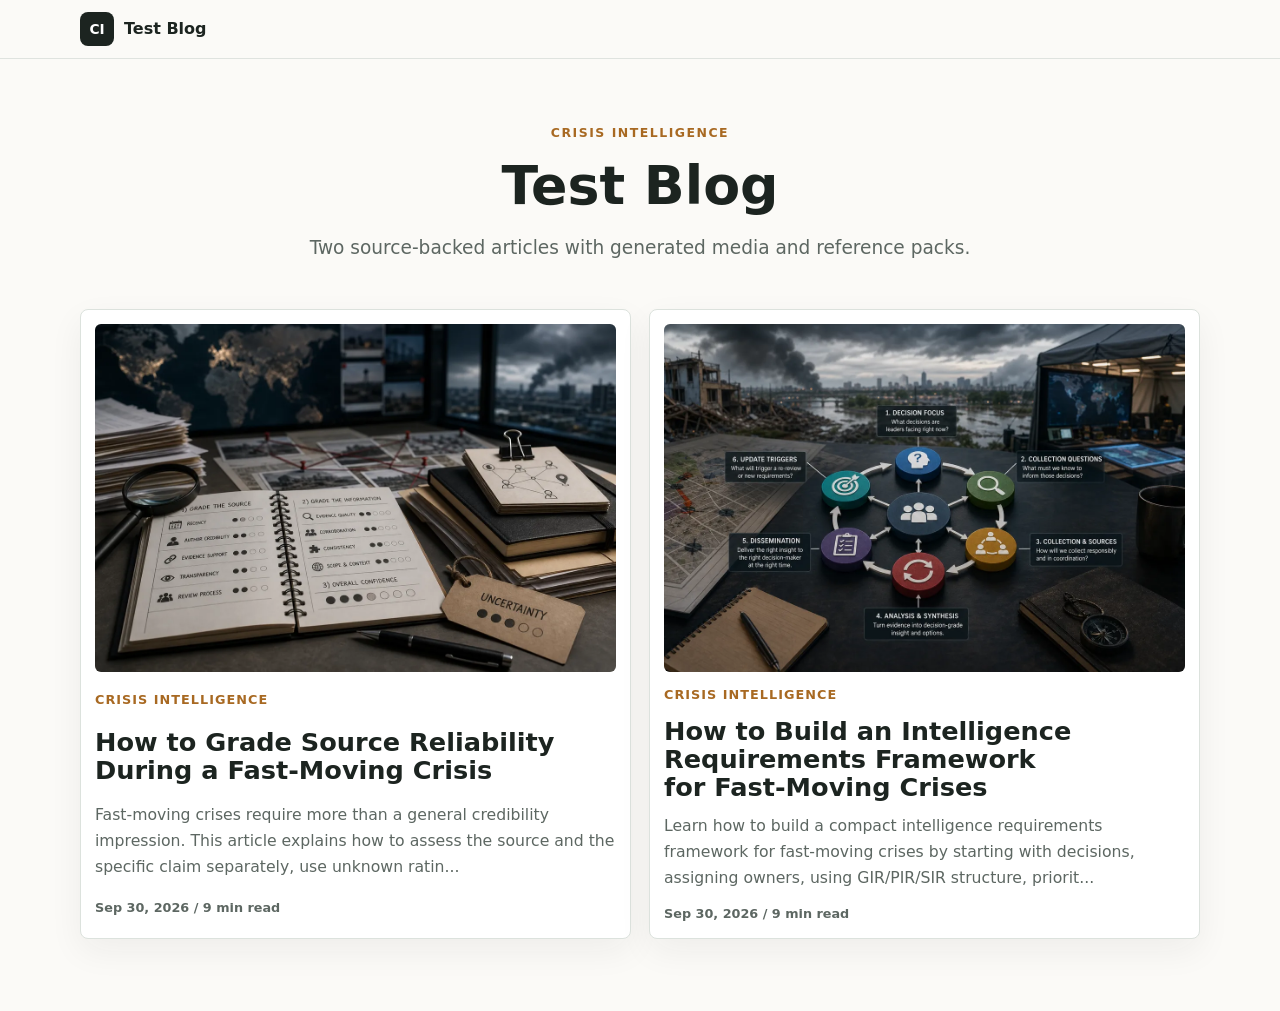
<file: index.html>
<!doctype html>
<html lang="en">
  <head>
    <meta charset="utf-8" />
    <meta name="viewport" content="width=device-width, initial-scale=1" />
    <title>Test Blog</title>
    <link
      rel="icon"
      href="data:image/svg+xml,%3Csvg xmlns='http://www.w3.org/2000/svg' viewBox='0 0 64 64'%3E%3Crect width='64' height='64' rx='12' fill='%231c2420'/%3E%3Ctext x='32' y='39' font-size='22' text-anchor='middle' fill='white' font-family='Arial,sans-serif' font-weight='700'%3ECI%3C/text%3E%3C/svg%3E"
    />
    <link rel="stylesheet" href="assets/styles.css" />
  </head>
  <body>
    <header class="topbar">
      <nav class="nav" aria-label="Blog navigation">
        <a class="brand" href="./">
          <span class="brand-mark">CI</span>
          <span>Test Blog</span>
        </a>
      </nav>
    </header> 

    <main class="shell">
      <section class="hero compact">
        <p class="eyebrow">Crisis Intelligence</p>
        <h1>Test Blog</h1>
        <p class="dek">Two source-backed articles with generated media and reference packs.</p>
      </section>

      <section class="card-grid" id="card-grid" aria-label="Blog articles">
        <div class="loading">Loading blog cards...</div>
      </section>
    </main>

    <script>
      const BLOGS = [
        { dir: "blog-01", url: "grade-source-reliability-during-crisis/" },
        { dir: "blog-02", url: "intelligence-requirements-framework-fast-moving-crises/" },
      ];

      const grid = document.getElementById("card-grid");

      function formatDate(value) {
        return new Intl.DateTimeFormat("en", {
          month: "short",
          day: "numeric",
          year: "numeric",
        }).format(new Date(`${value}T00:00:00`));
      }

      function trimText(text, limit) {
        if (!text || text.length <= limit) return text || "";
        return `${text.slice(0, limit).trim()}...`;
      }

      function cardTemplate(blog, meta) {
        return `
          <a class="short-card" href="${blog.url}">
            <img src="${blog.dir}/${meta.featuredImage || "featured-image.webp"}" alt="${meta.imageAltText || ""}" width="1200" height="800" />
            <span class="card-kicker">${meta.category || "Blog"}</span>
            <h2>${meta.title}</h2>
            <p>${trimText(meta.excerpt, 170)}</p>
            <span class="card-meta">${formatDate(meta.publishedDate)} / ${meta.readingTimeMinutes || "?"} min read</span>
          </a>
        `;
      }

      async function init() {
        try {
          const cards = await Promise.all(
            BLOGS.map(async (blog) => {
              const response = await fetch(`${blog.dir}/blog.json`);
              if (!response.ok) throw new Error(`Unable to load ${blog.dir}/blog.json`);
              return cardTemplate(blog, await response.json());
            }),
          );
          grid.innerHTML = cards.join("");
        } catch (error) {
          grid.innerHTML = `<div class="error">Could not load blog cards.</div>`;
          console.error(error);
        }
      }

      init();
    </script>
  </body>
</html>
</file>
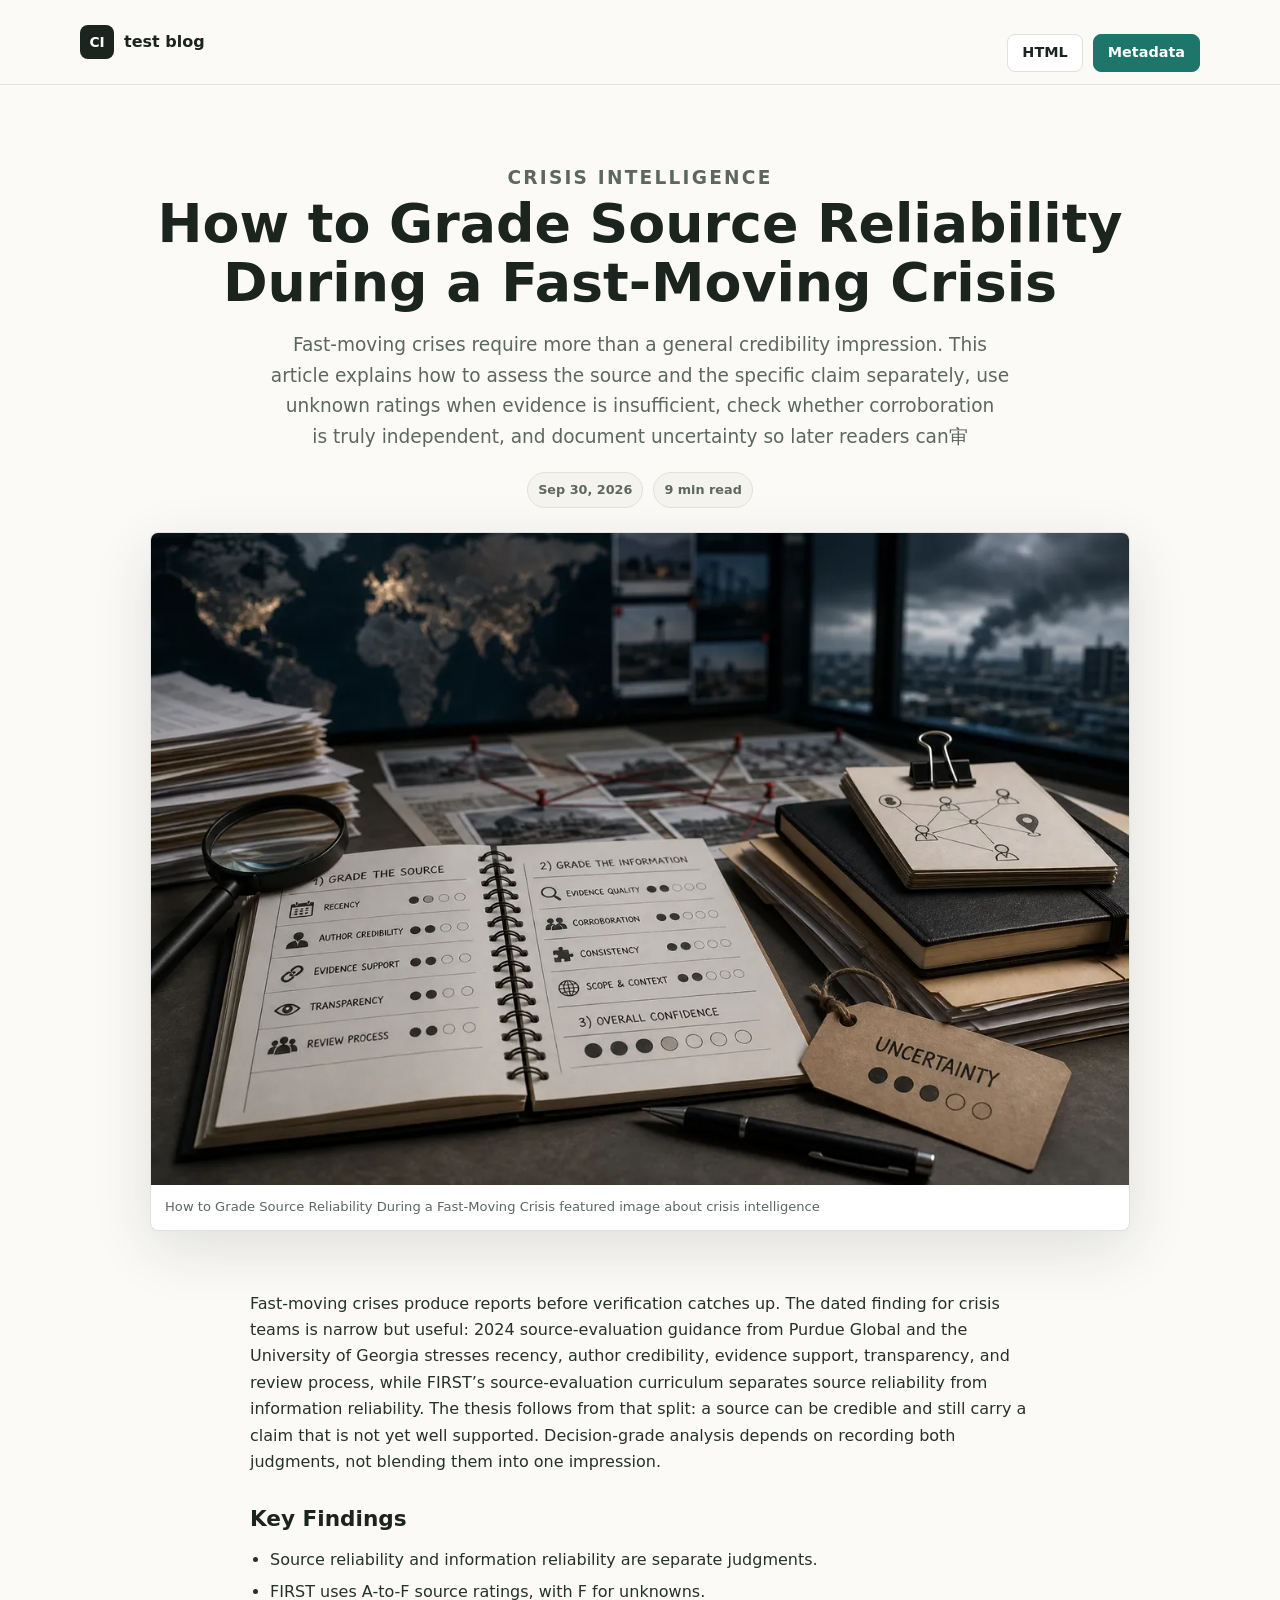
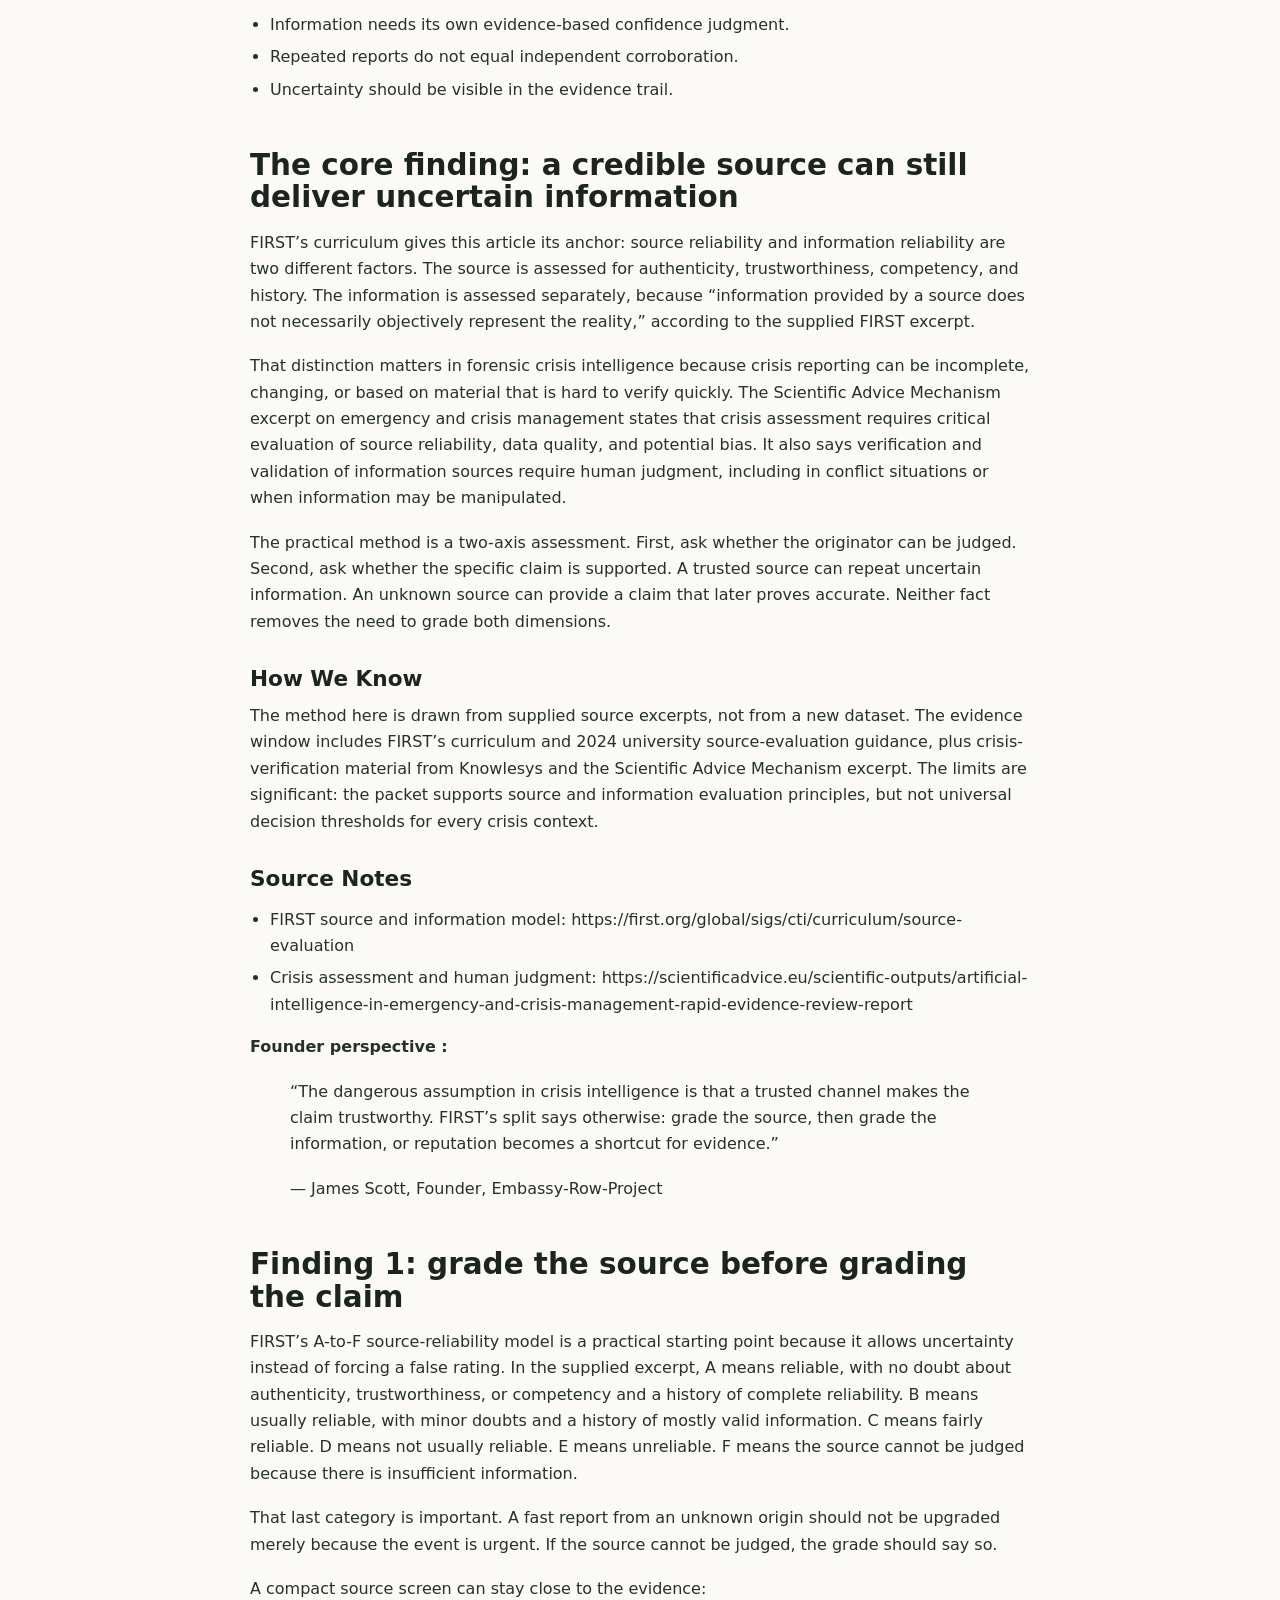
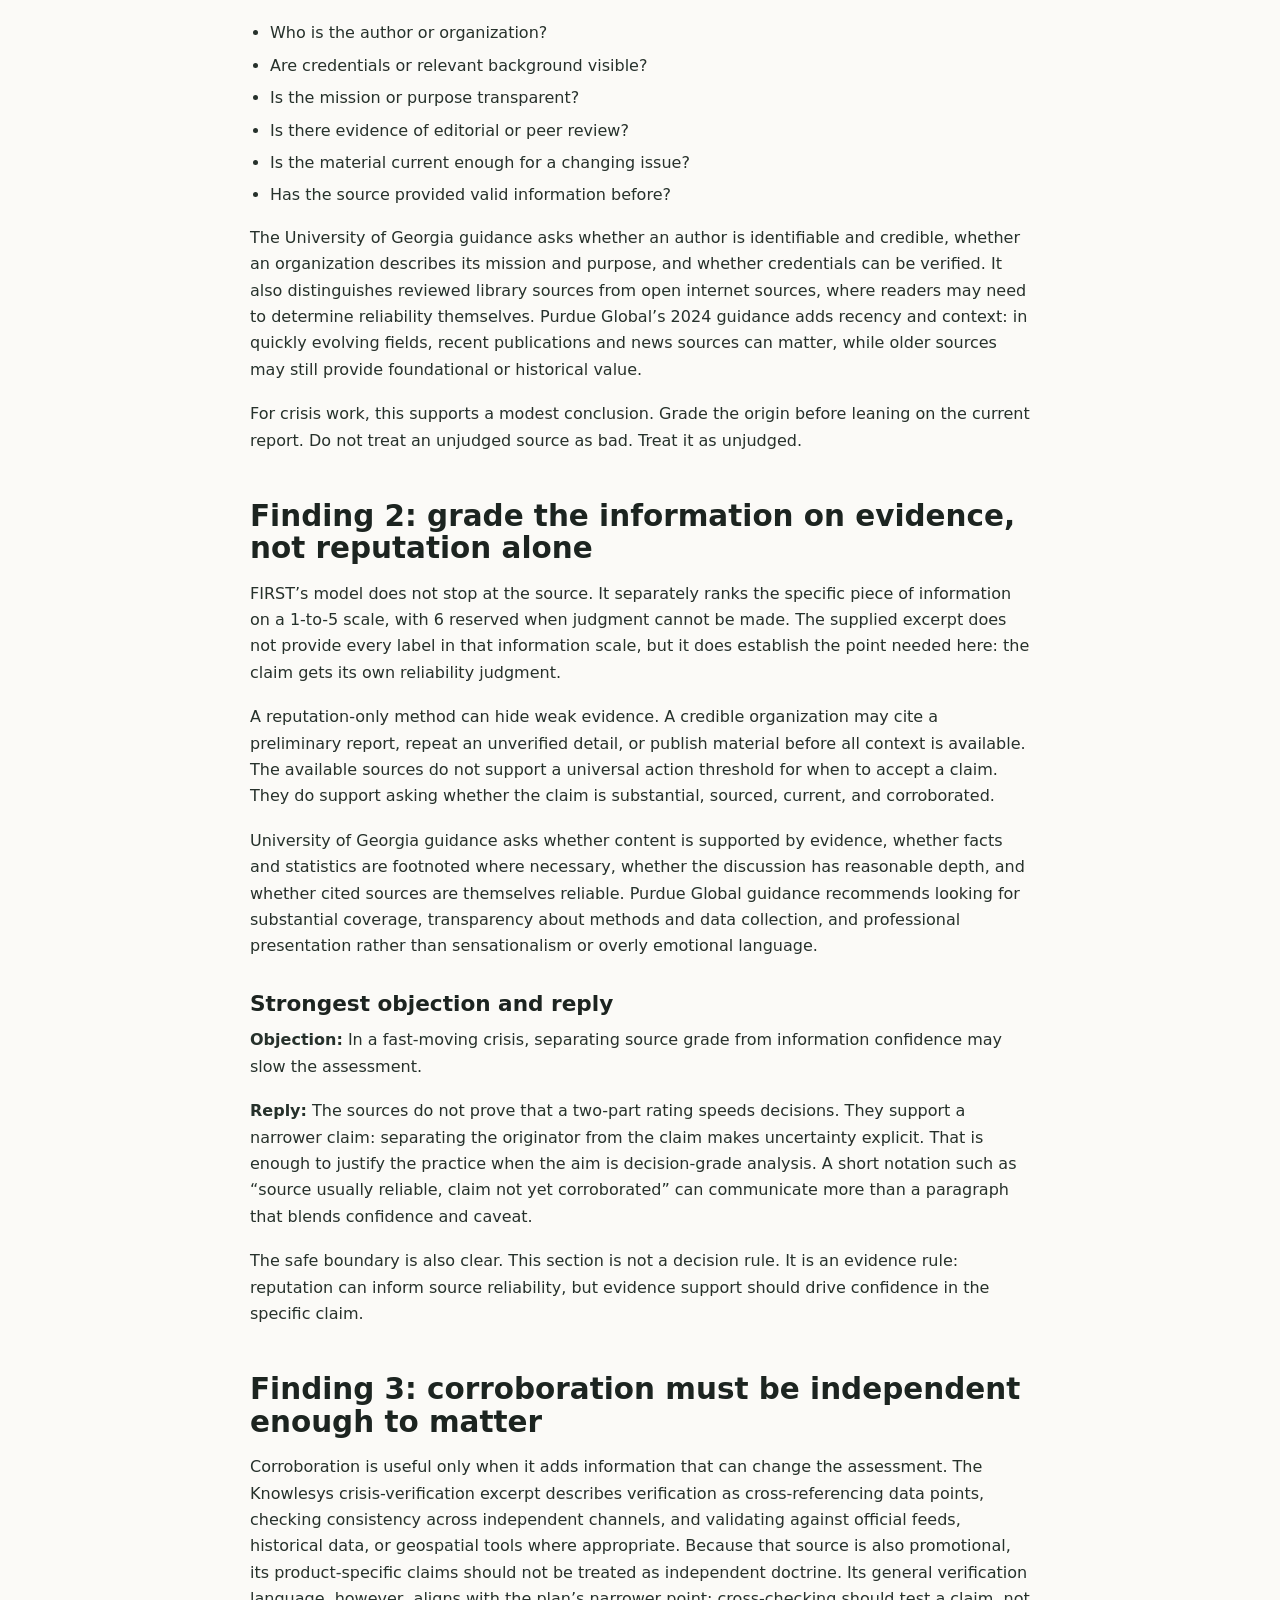
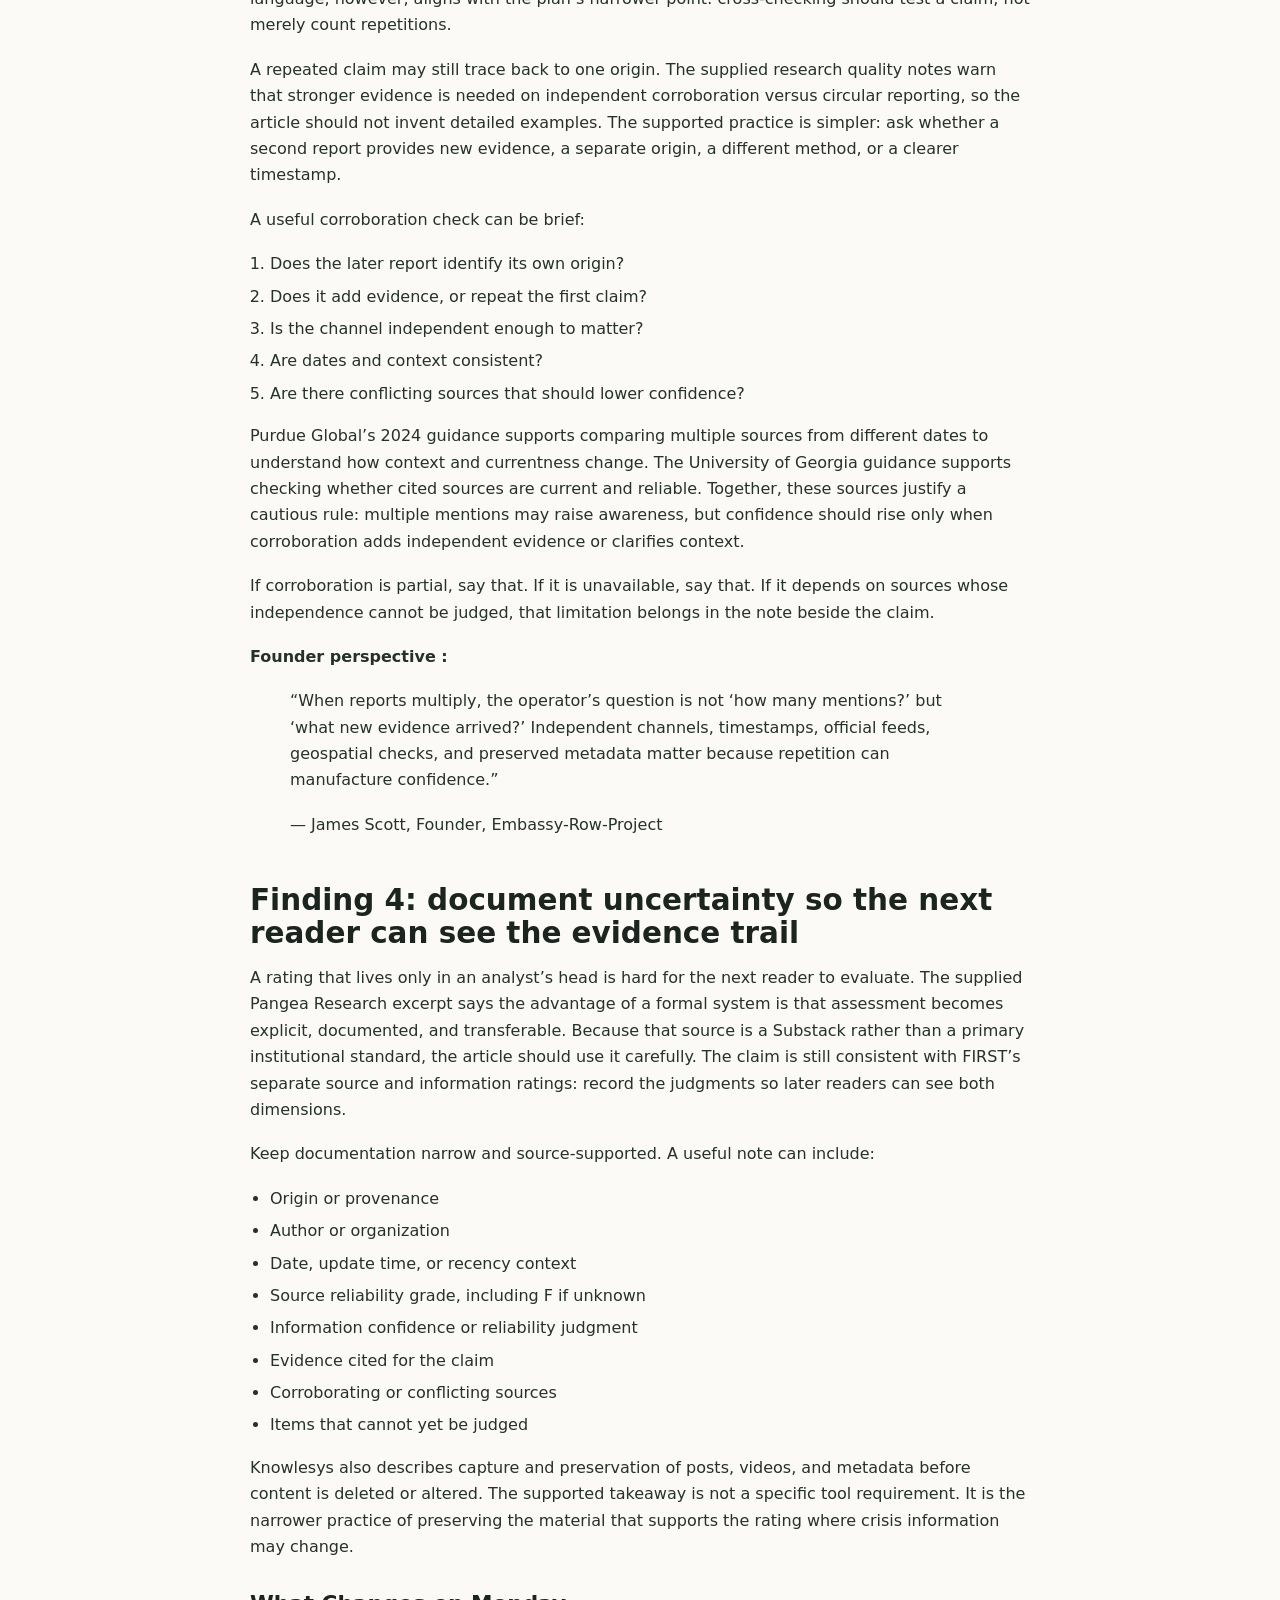
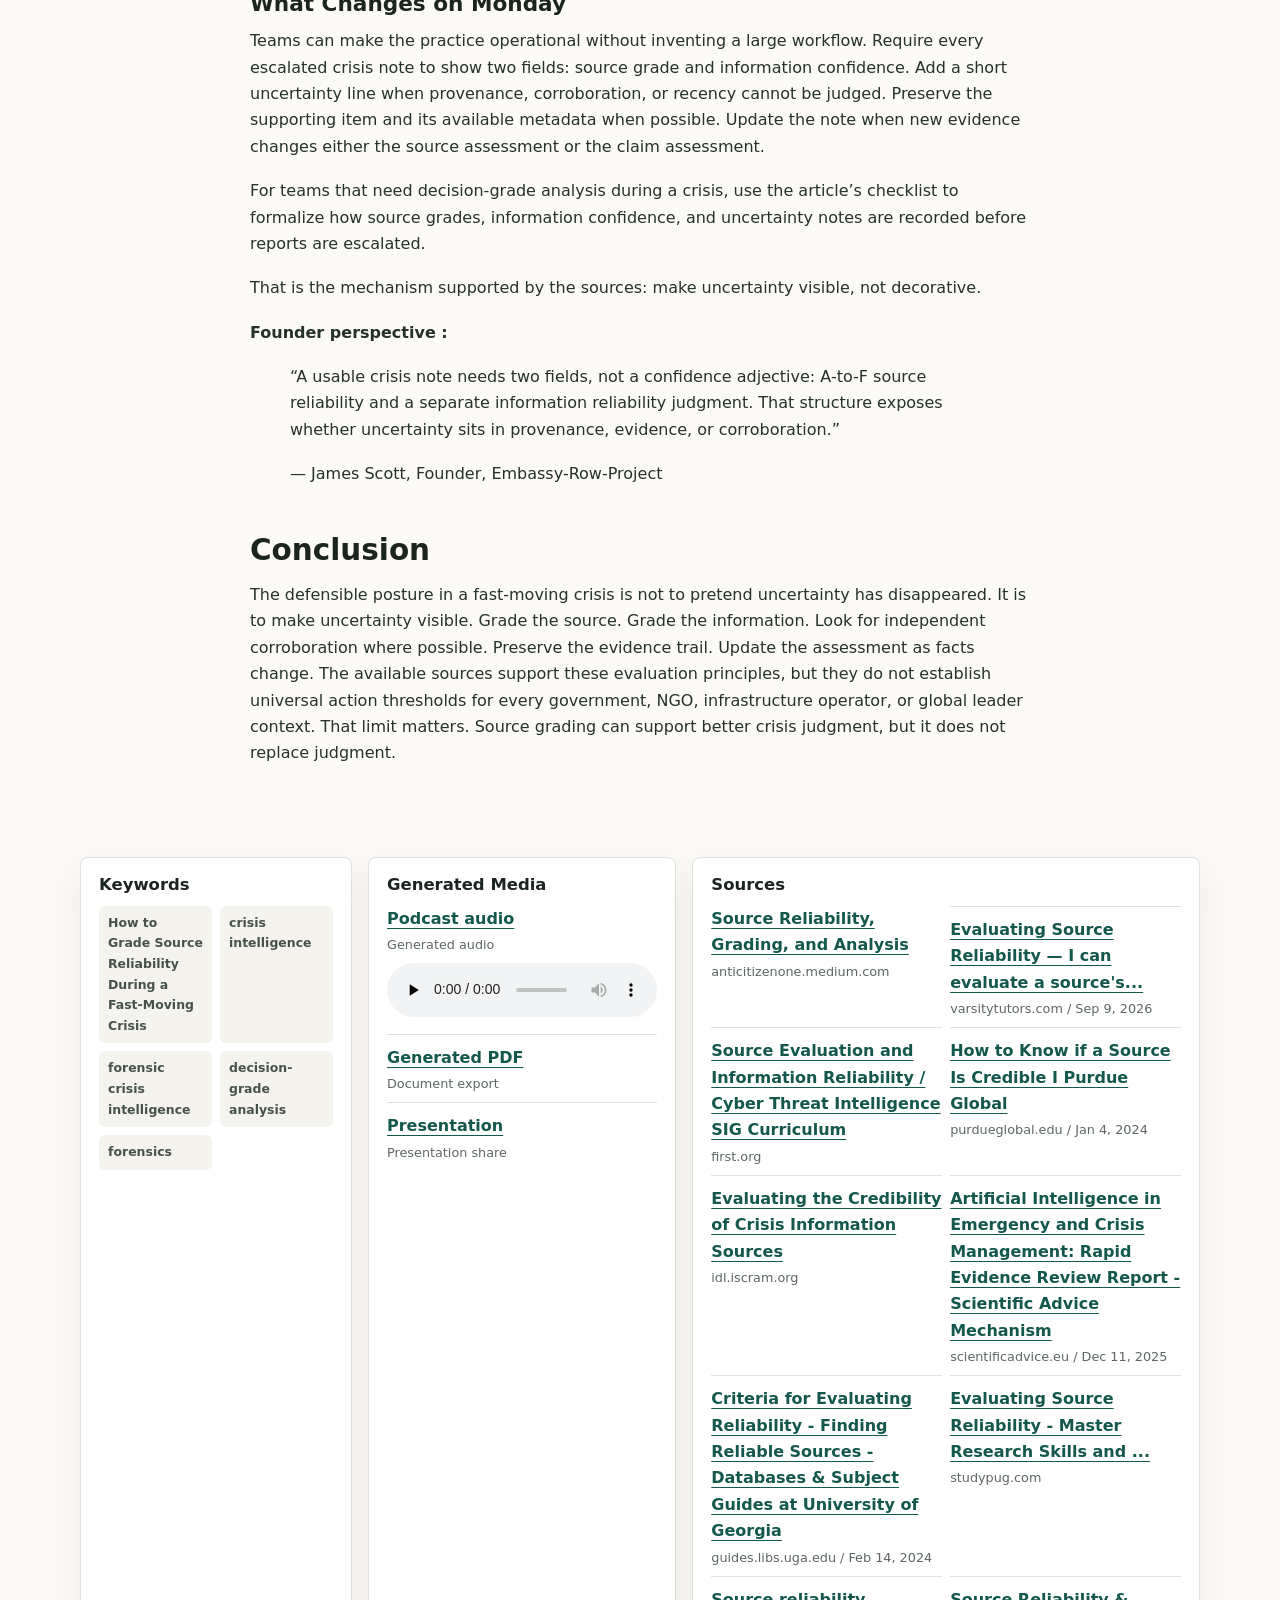
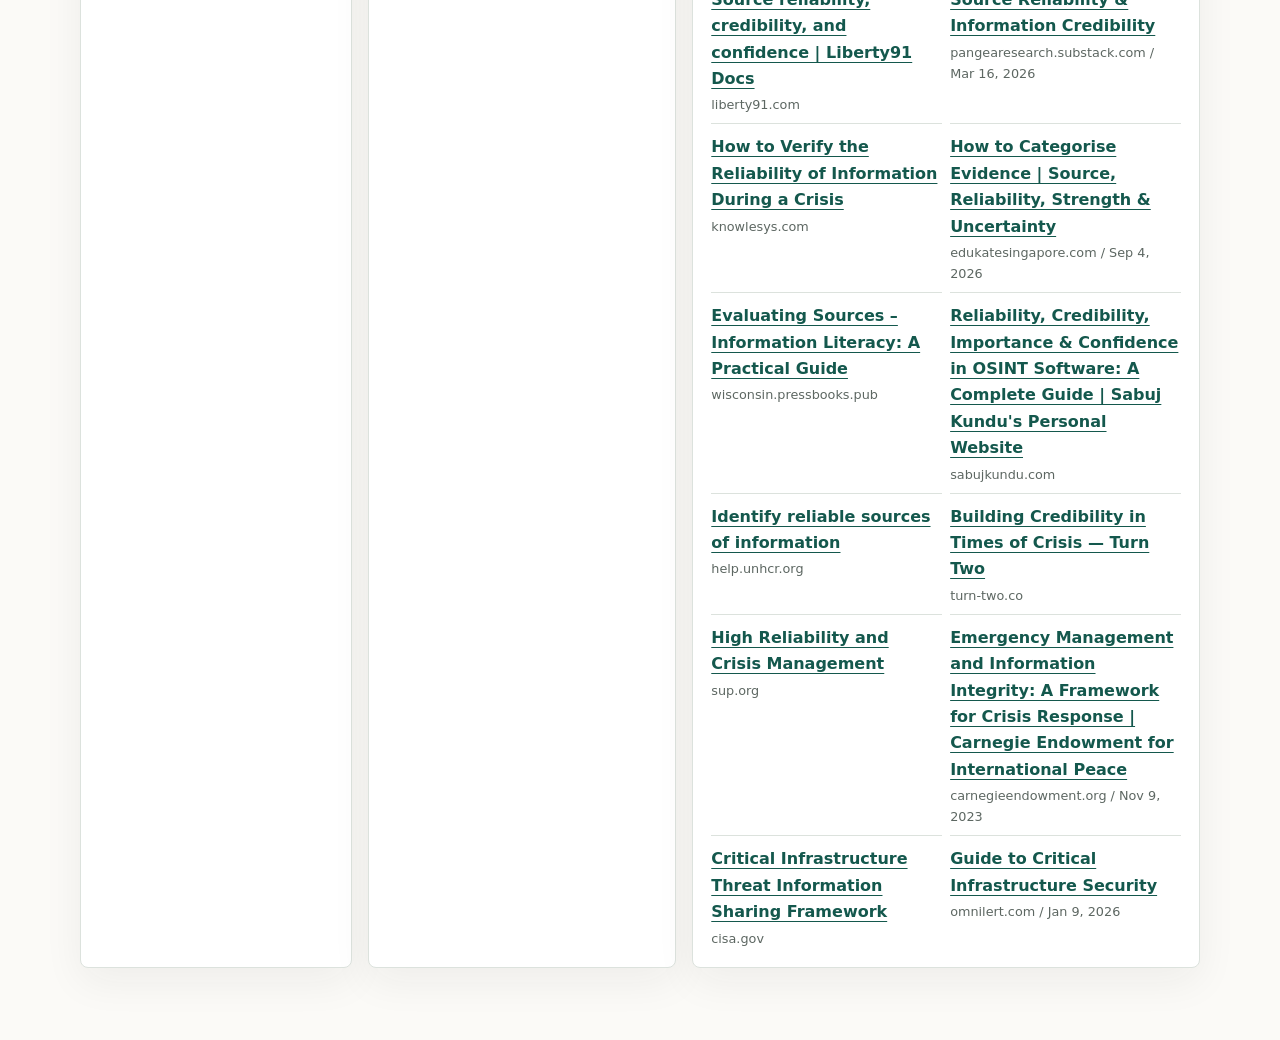
<file: grade-source-reliability-during-crisis/index.html>
<!doctype html>
<html lang="en">
  <head>
    <meta charset="utf-8" />
    <meta name="viewport" content="width=device-width, initial-scale=1" />
    <title>How to Grade Source Reliability During a Crisis</title>
    <link
      rel="icon"
      href="data:image/svg+xml,%3Csvg xmlns='http://www.w3.org/2000/svg' viewBox='0 0 64 64'%3E%3Crect width='64' height='64' rx='12' fill='%231c2420'/%3E%3Ctext x='32' y='39' font-size='22' text-anchor='middle' fill='white' font-family='Arial,sans-serif' font-weight='700'%3ECI%3C/text%3E%3C/svg%3E"
    />
    <link rel="stylesheet" href="../assets/styles.css" />
  </head>
  <body>
    <header class="topbar">
      <nav class="nav" aria-label="Blog navigation">
        <a class="brand" id="home-link" href="../">
          <span class="brand-mark">CI</span>
          <span>test blog</span>
        </a>
        <div class="page-actions">
          <a class="button" id="raw-html" href="#">HTML</a>
          <a class="button primary" id="metadata" href="#">Metadata</a>
        </div>
      </nav>
    </header>

    <main class="shell" id="content">
      <section class="article-head">
        <p class="eyebrow" id="category">Blog</p>
        <h1 id="page-title">Loading article...</h1>
        <p id="excerpt"></p>
        <div class="meta-row">
          <span class="pill" id="published-date">Date</span>
          <span class="pill" id="reading-time">Read time</span>
        </div>
      </section>

      <figure class="hero-media">
        <picture>
          <source id="featured-source" srcset="" type="image/webp" />
          <img id="featured-image" src="" alt="" width="1200" height="800" />
        </picture>
        <figcaption class="hero-caption" id="image-caption"></figcaption>
      </figure>

      <section class="layout">
        <article class="article-wrap">
          <div class="article" id="article"></div>
        </article>
        <aside class="support" id="support" aria-label="Supporting blog data"></aside>
      </section>
    </main>

    <script src="../assets/blog-page.js" data-dir="../blog-01" data-home="../"></script>
  </body>
</html>
</file>
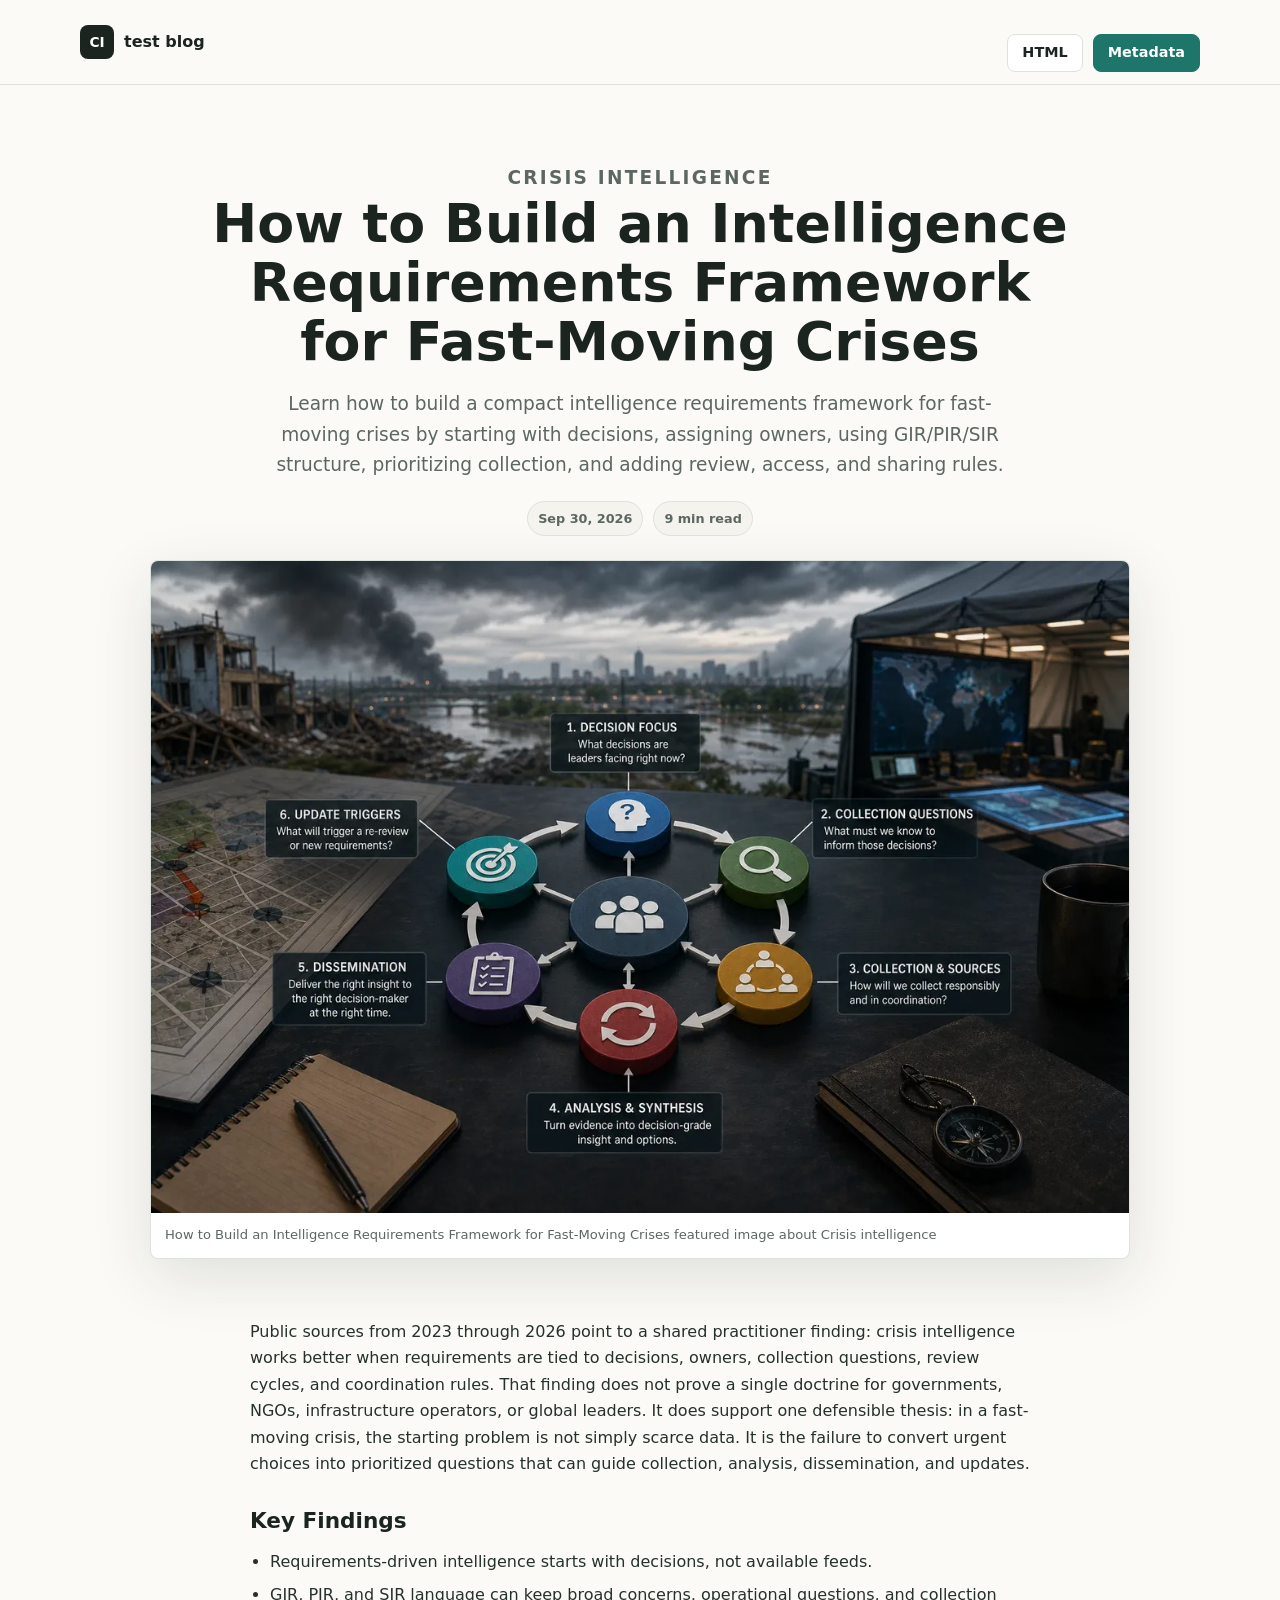
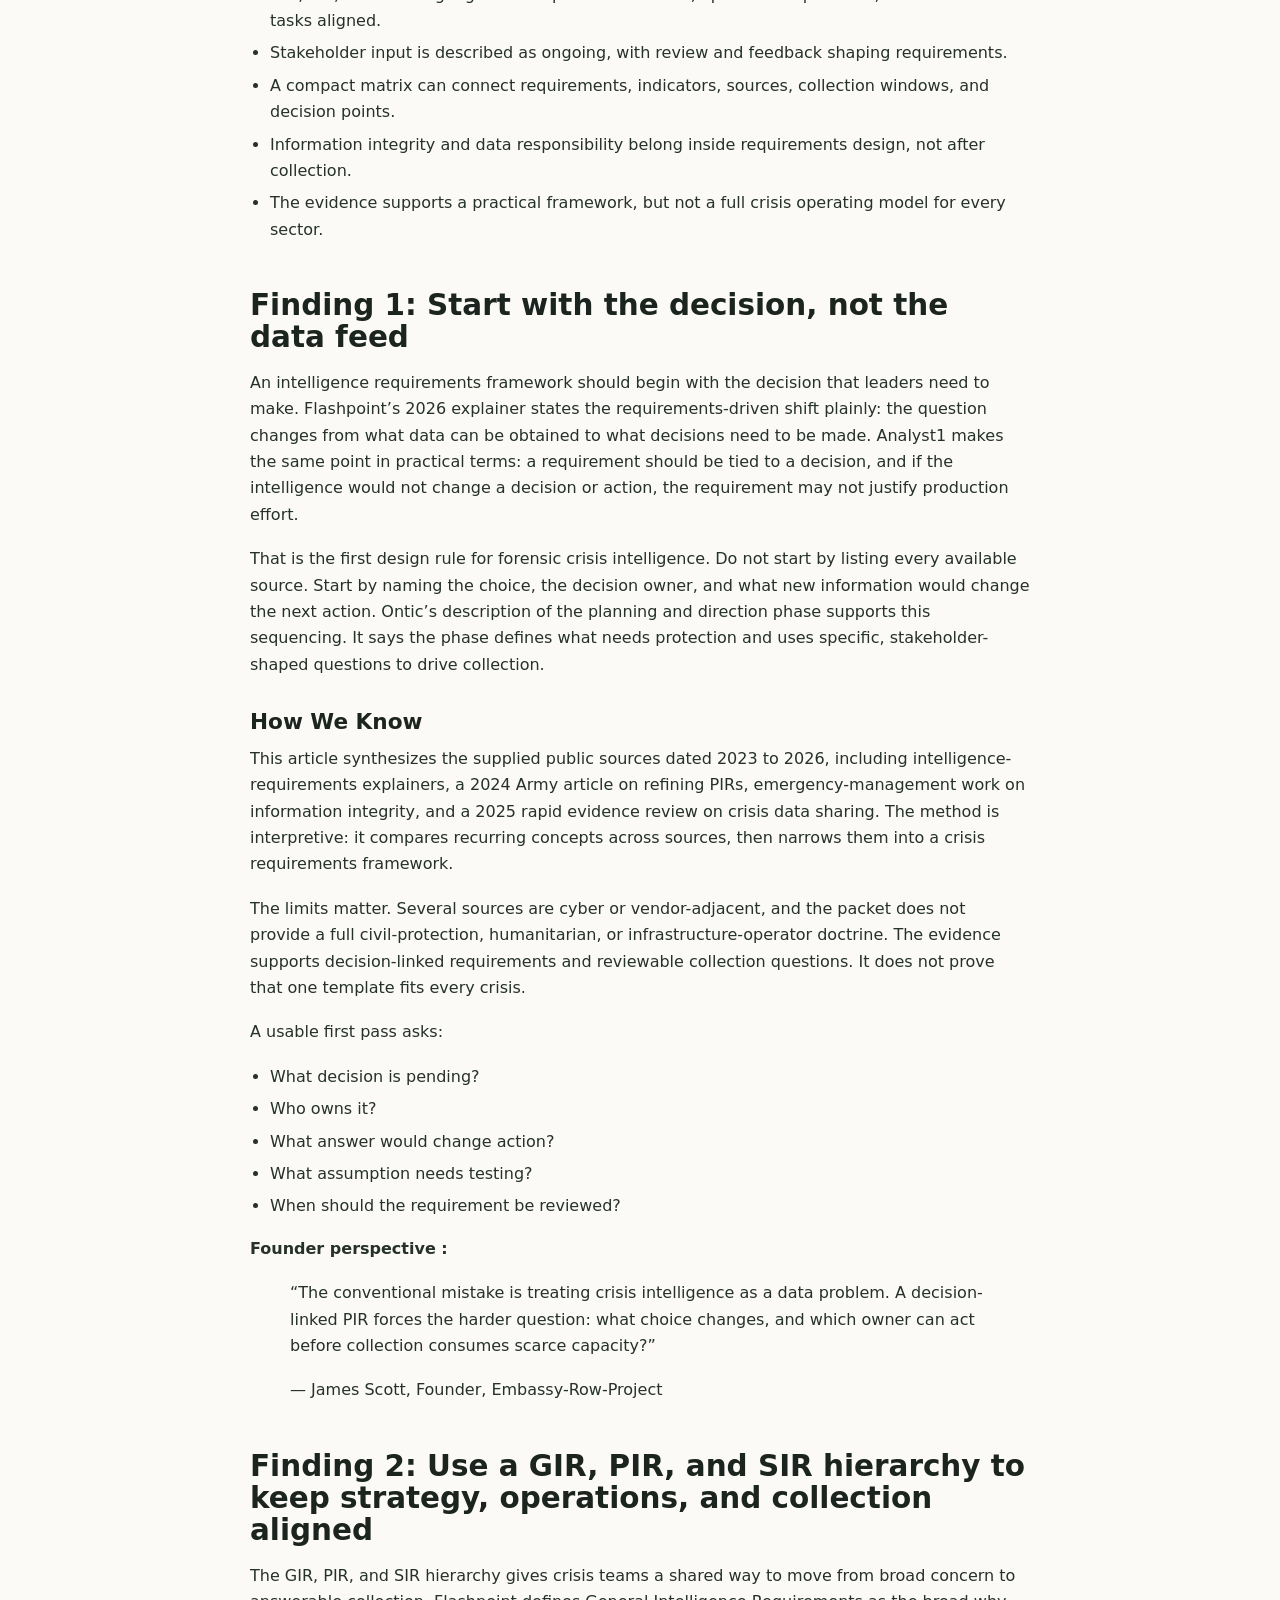
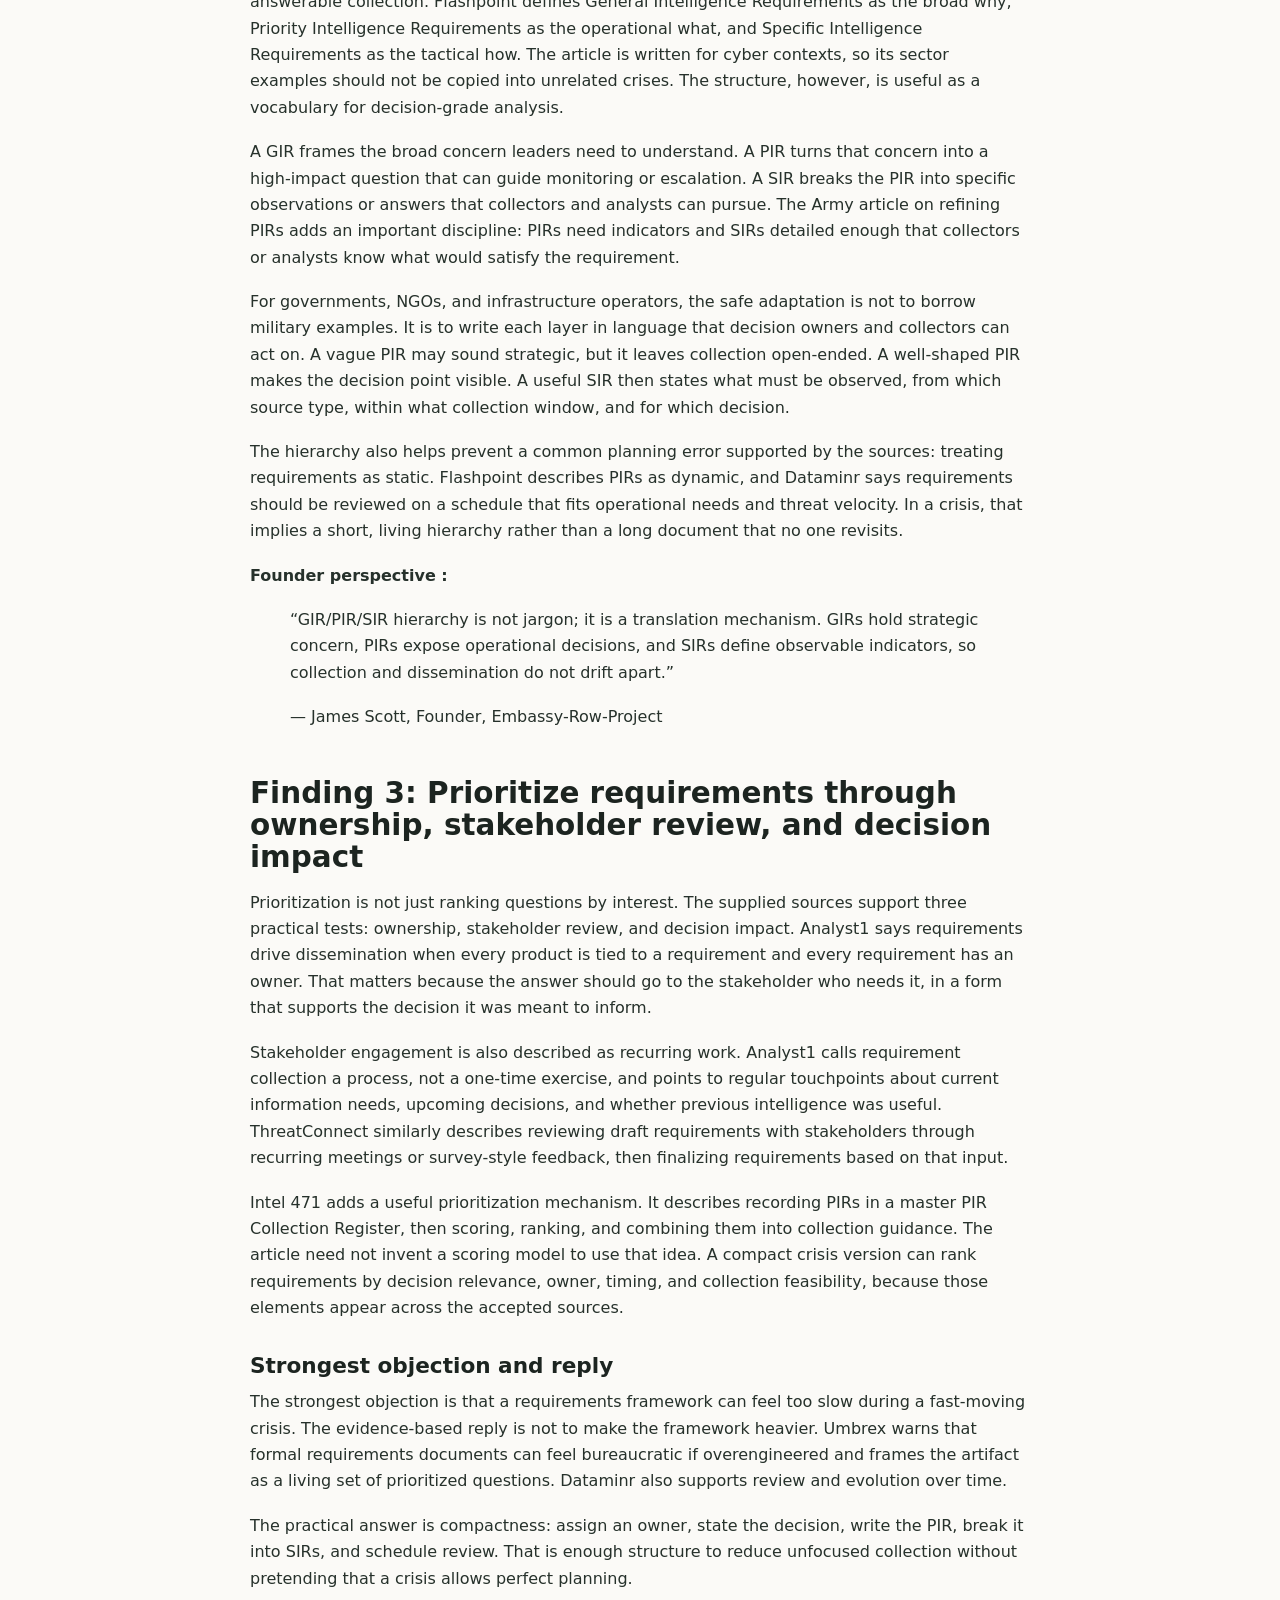
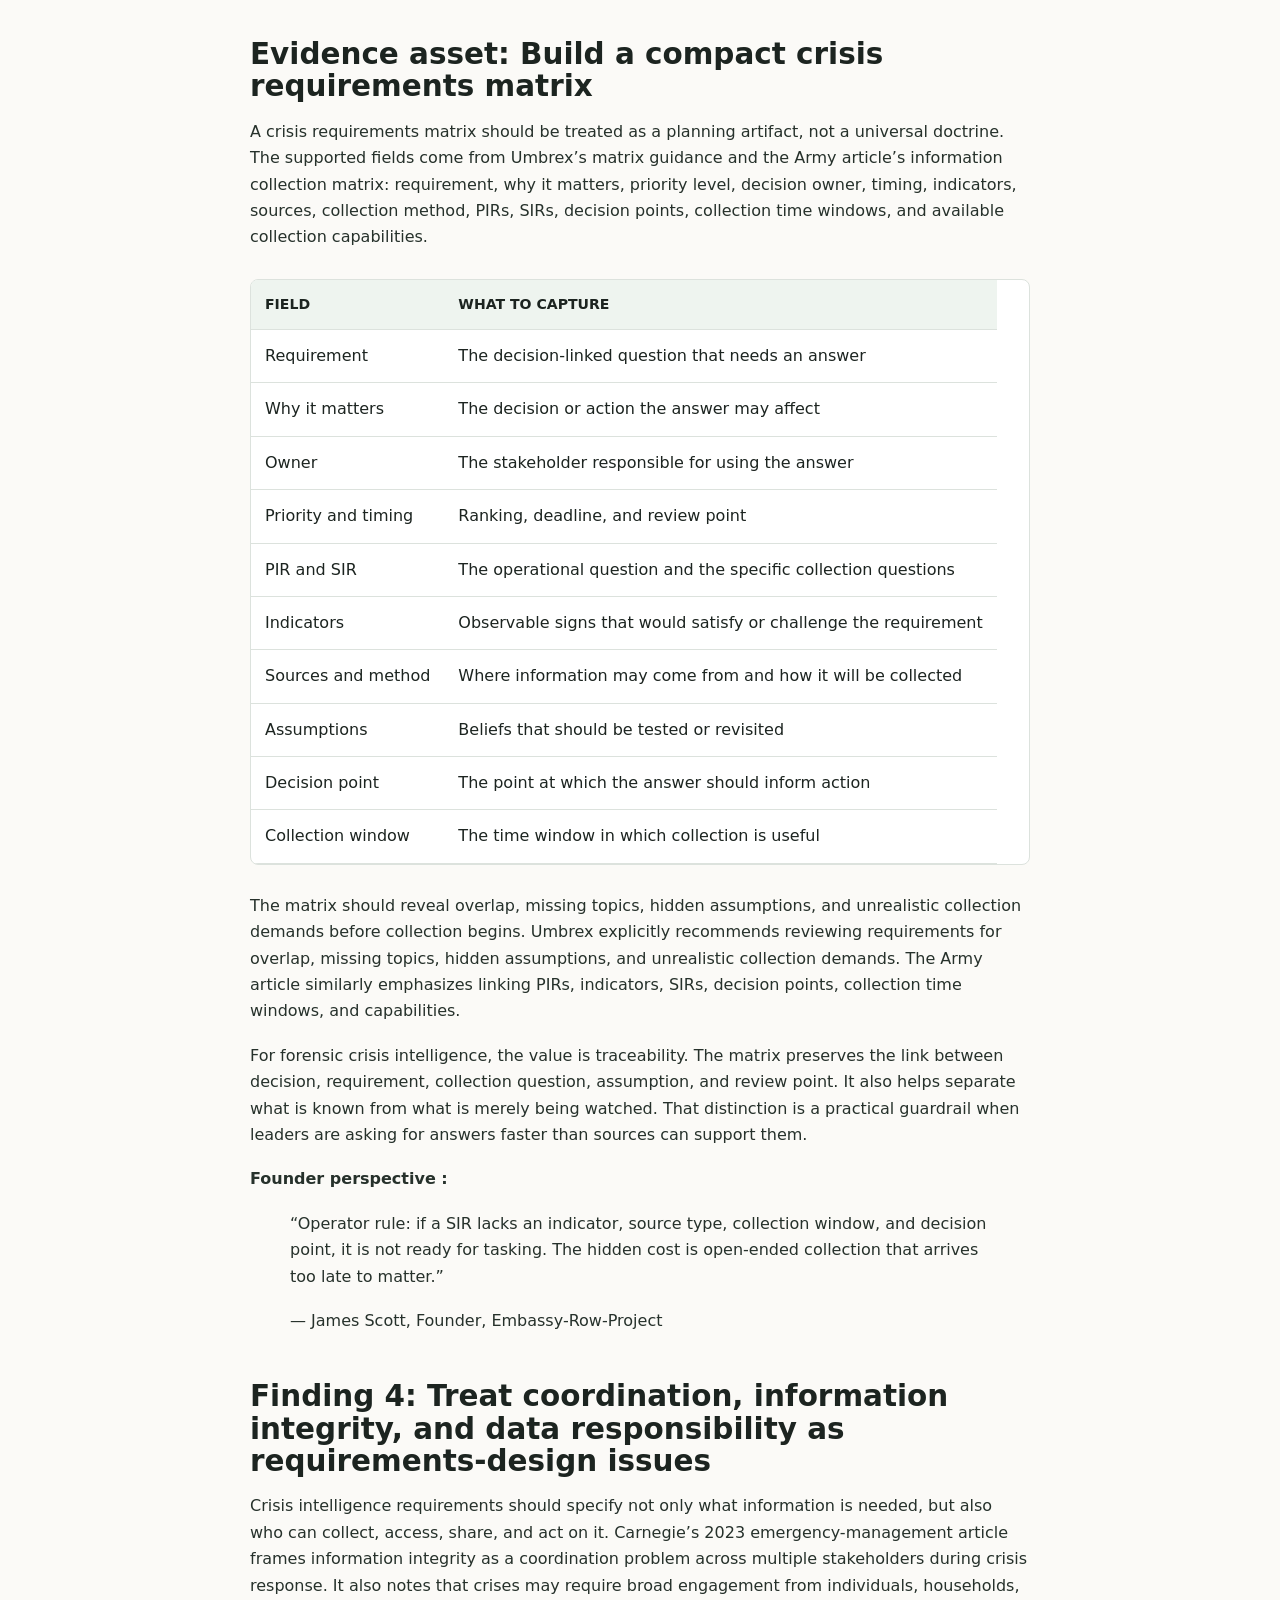
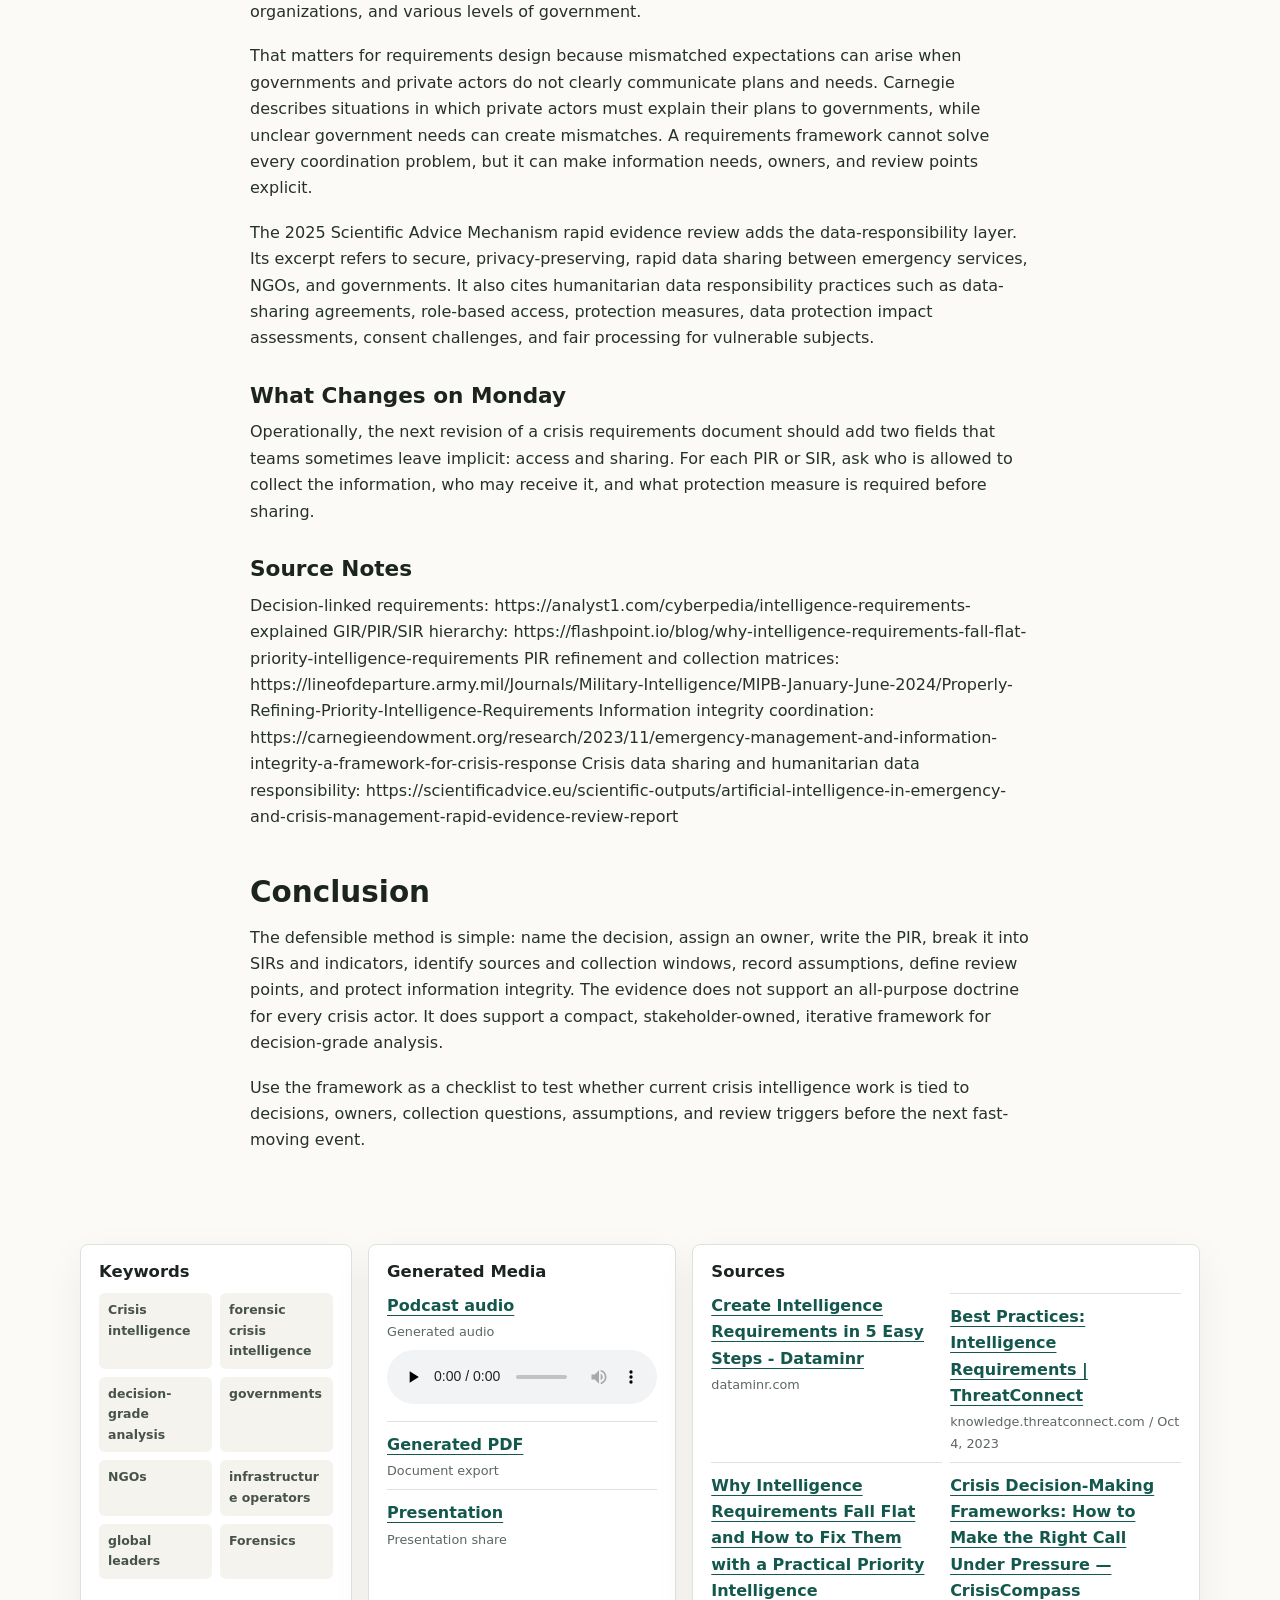
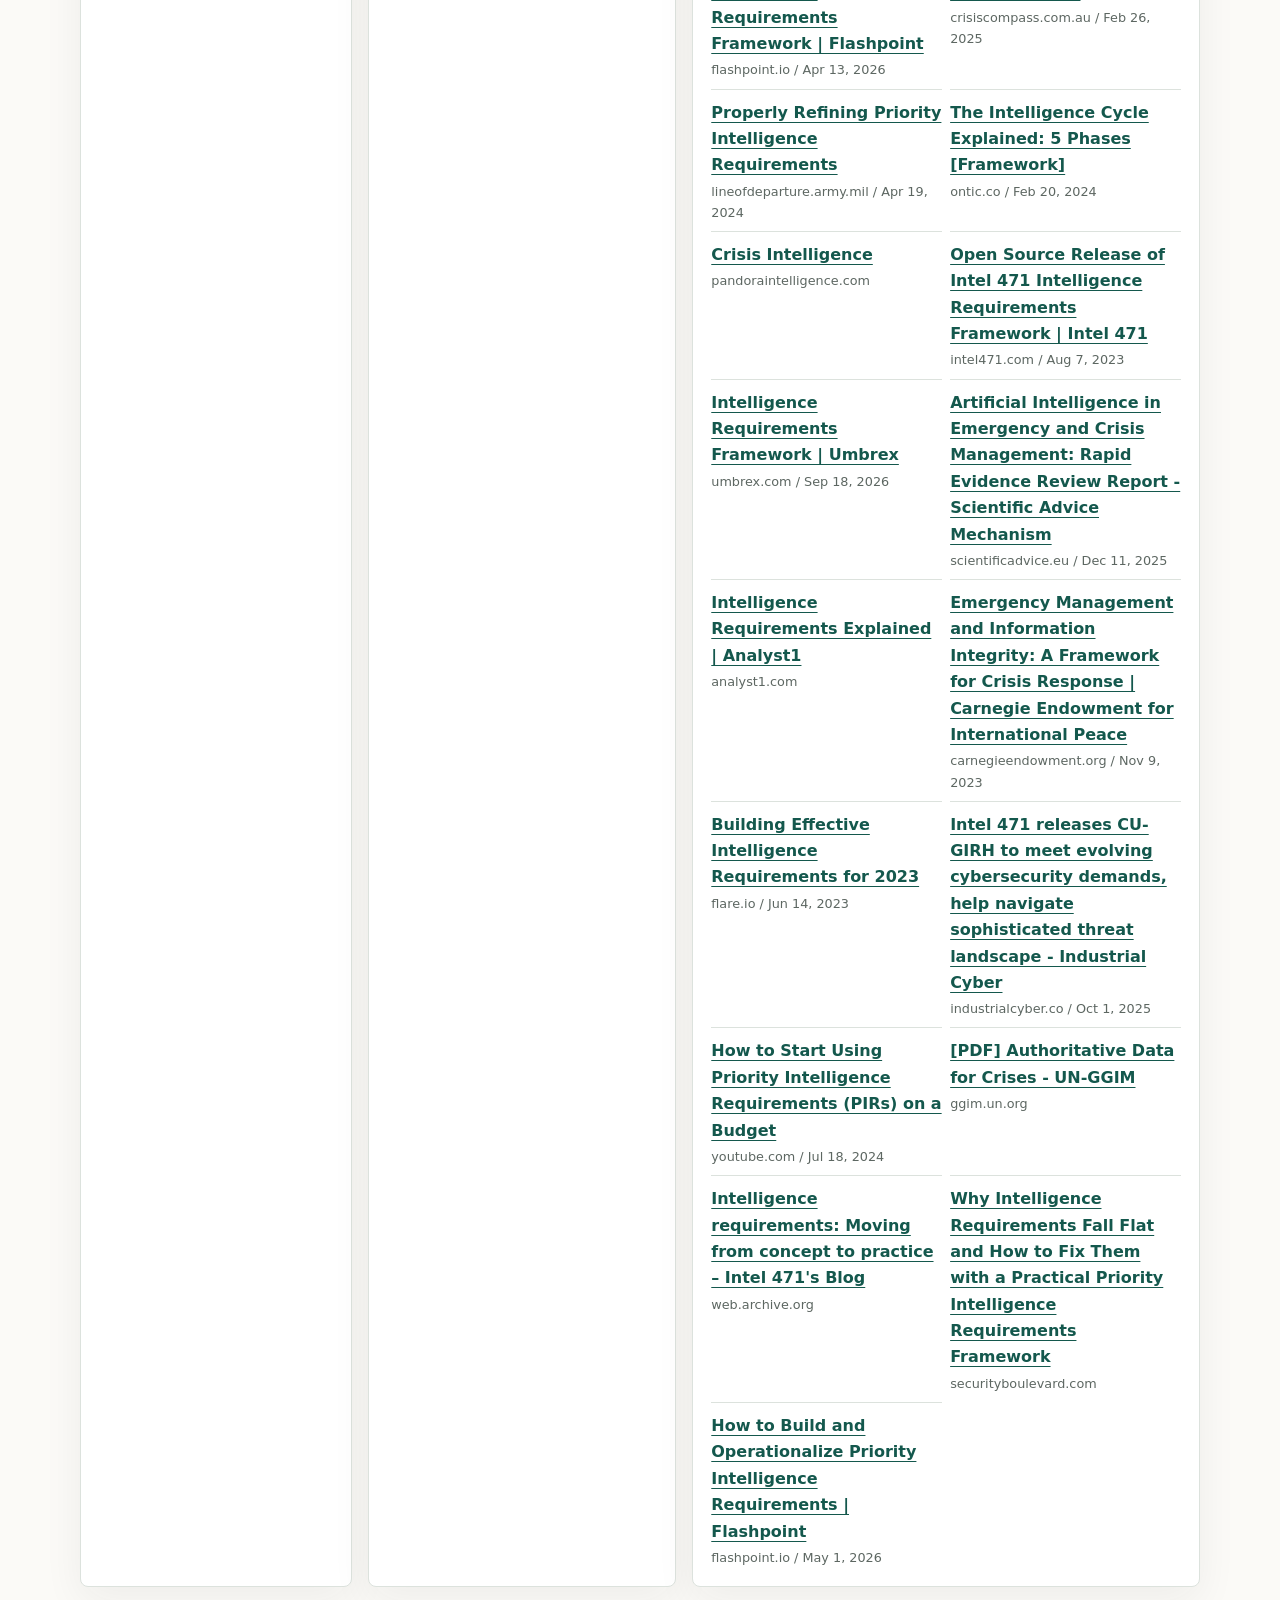
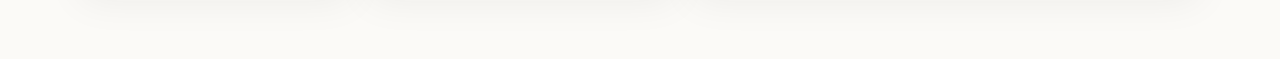
<file: intelligence-requirements-framework-fast-moving-crises/index.html>
<!doctype html>
<html lang="en">
  <head>
    <meta charset="utf-8" />
    <meta name="viewport" content="width=device-width, initial-scale=1" />
    <title>How to Build an Intelligence Requirements Framework for Crises</title>
    <link
      rel="icon"
      href="data:image/svg+xml,%3Csvg xmlns='http://www.w3.org/2000/svg' viewBox='0 0 64 64'%3E%3Crect width='64' height='64' rx='12' fill='%231c2420'/%3E%3Ctext x='32' y='39' font-size='22' text-anchor='middle' fill='white' font-family='Arial,sans-serif' font-weight='700'%3ECI%3C/text%3E%3C/svg%3E"
    />
    <link rel="stylesheet" href="../assets/styles.css" />
  </head>
  <body>
    <header class="topbar">
      <nav class="nav" aria-label="Blog navigation">
        <a class="brand" id="home-link" href="../">
          <span class="brand-mark">CI</span>
          <span>test blog</span>
        </a>
        <div class="page-actions">
          <a class="button" id="raw-html" href="#">HTML</a>
          <a class="button primary" id="metadata" href="#">Metadata</a>
        </div>
      </nav>
    </header>

    <main class="shell" id="content">
      <section class="article-head">
        <p class="eyebrow" id="category">Blog</p>
        <h1 id="page-title">Loading article...</h1>
        <p id="excerpt"></p>
        <div class="meta-row">
          <span class="pill" id="published-date">Date</span>
          <span class="pill" id="reading-time">Read time</span>
        </div>
      </section>

      <figure class="hero-media">
        <picture>
          <source id="featured-source" srcset="" type="image/webp" />
          <img id="featured-image" src="" alt="" width="1200" height="800" />
        </picture>
        <figcaption class="hero-caption" id="image-caption"></figcaption>
      </figure>

      <section class="layout">
        <article class="article-wrap">
          <div class="article" id="article"></div>
        </article>
        <aside class="support" id="support" aria-label="Supporting blog data"></aside>
      </section>
    </main>

    <script src="../assets/blog-page.js" data-dir="../blog-02" data-home="../"></script>
  </body>
</html>
</file>
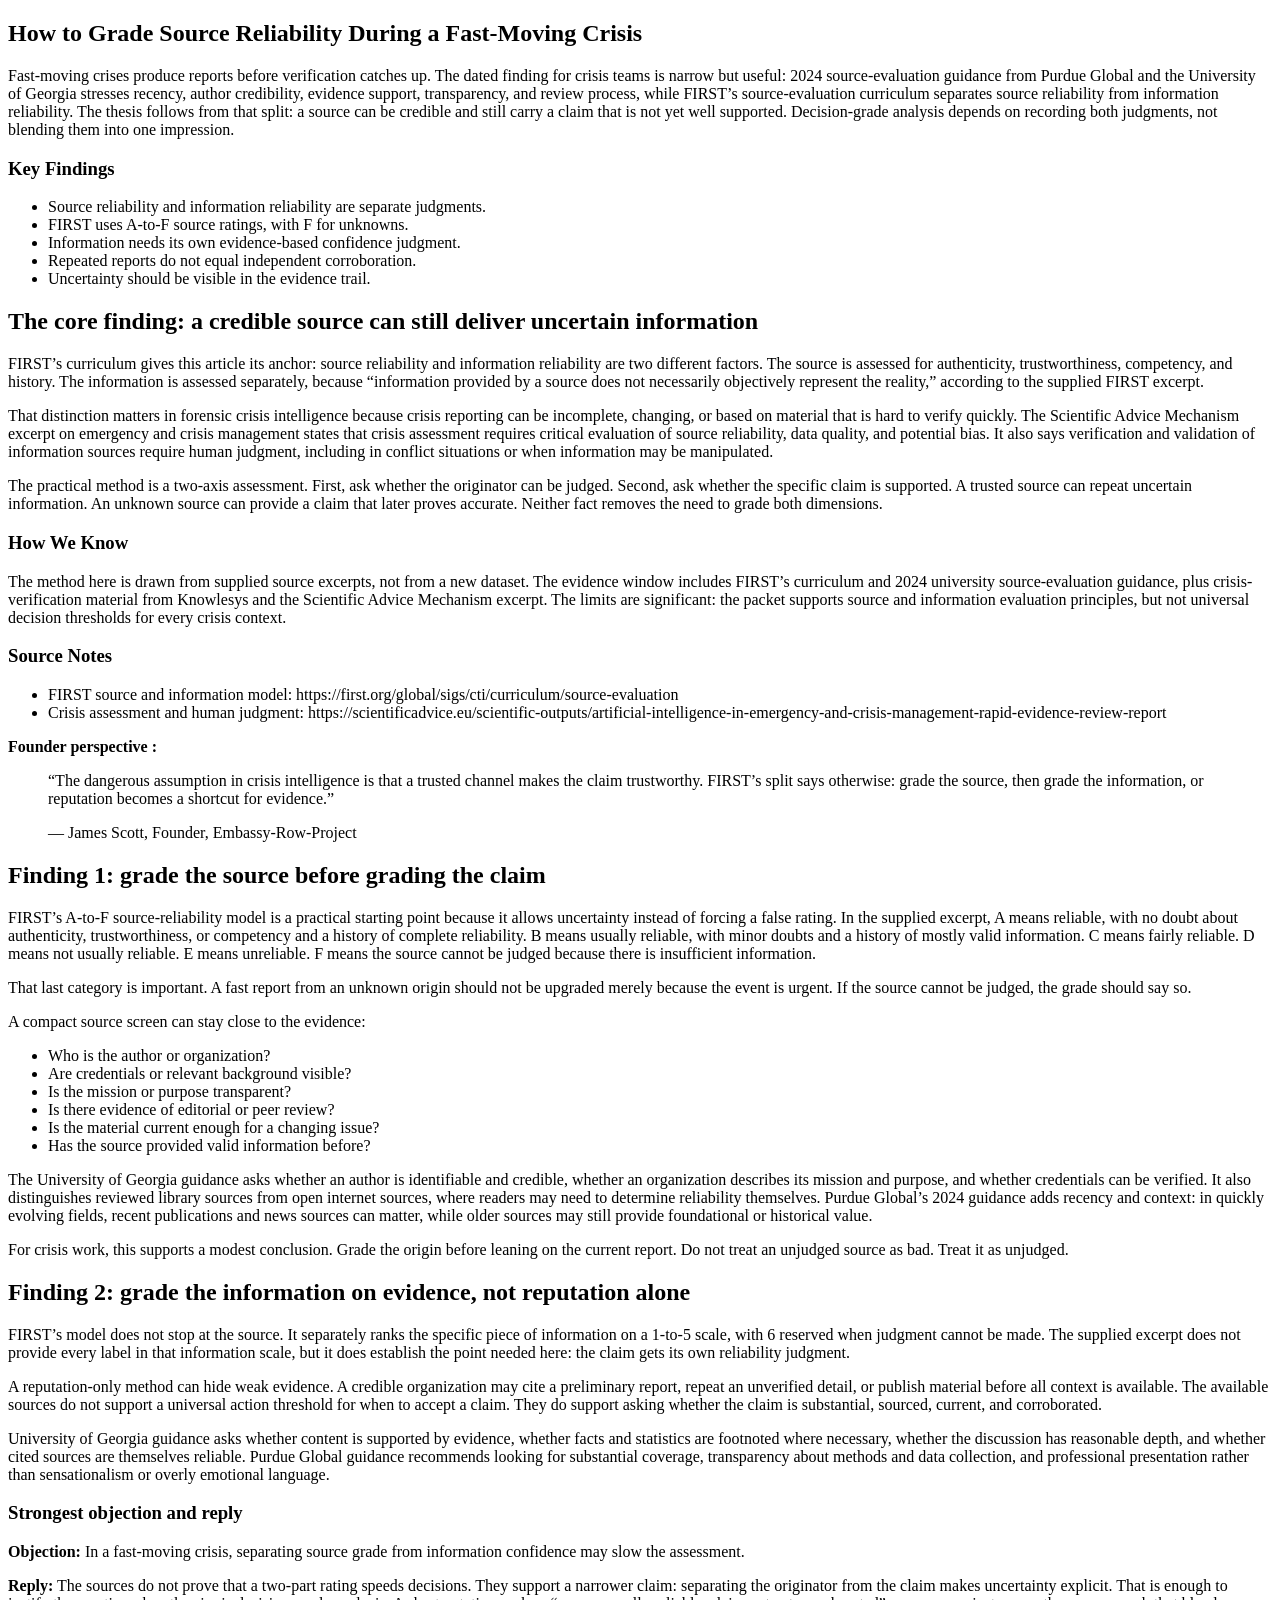
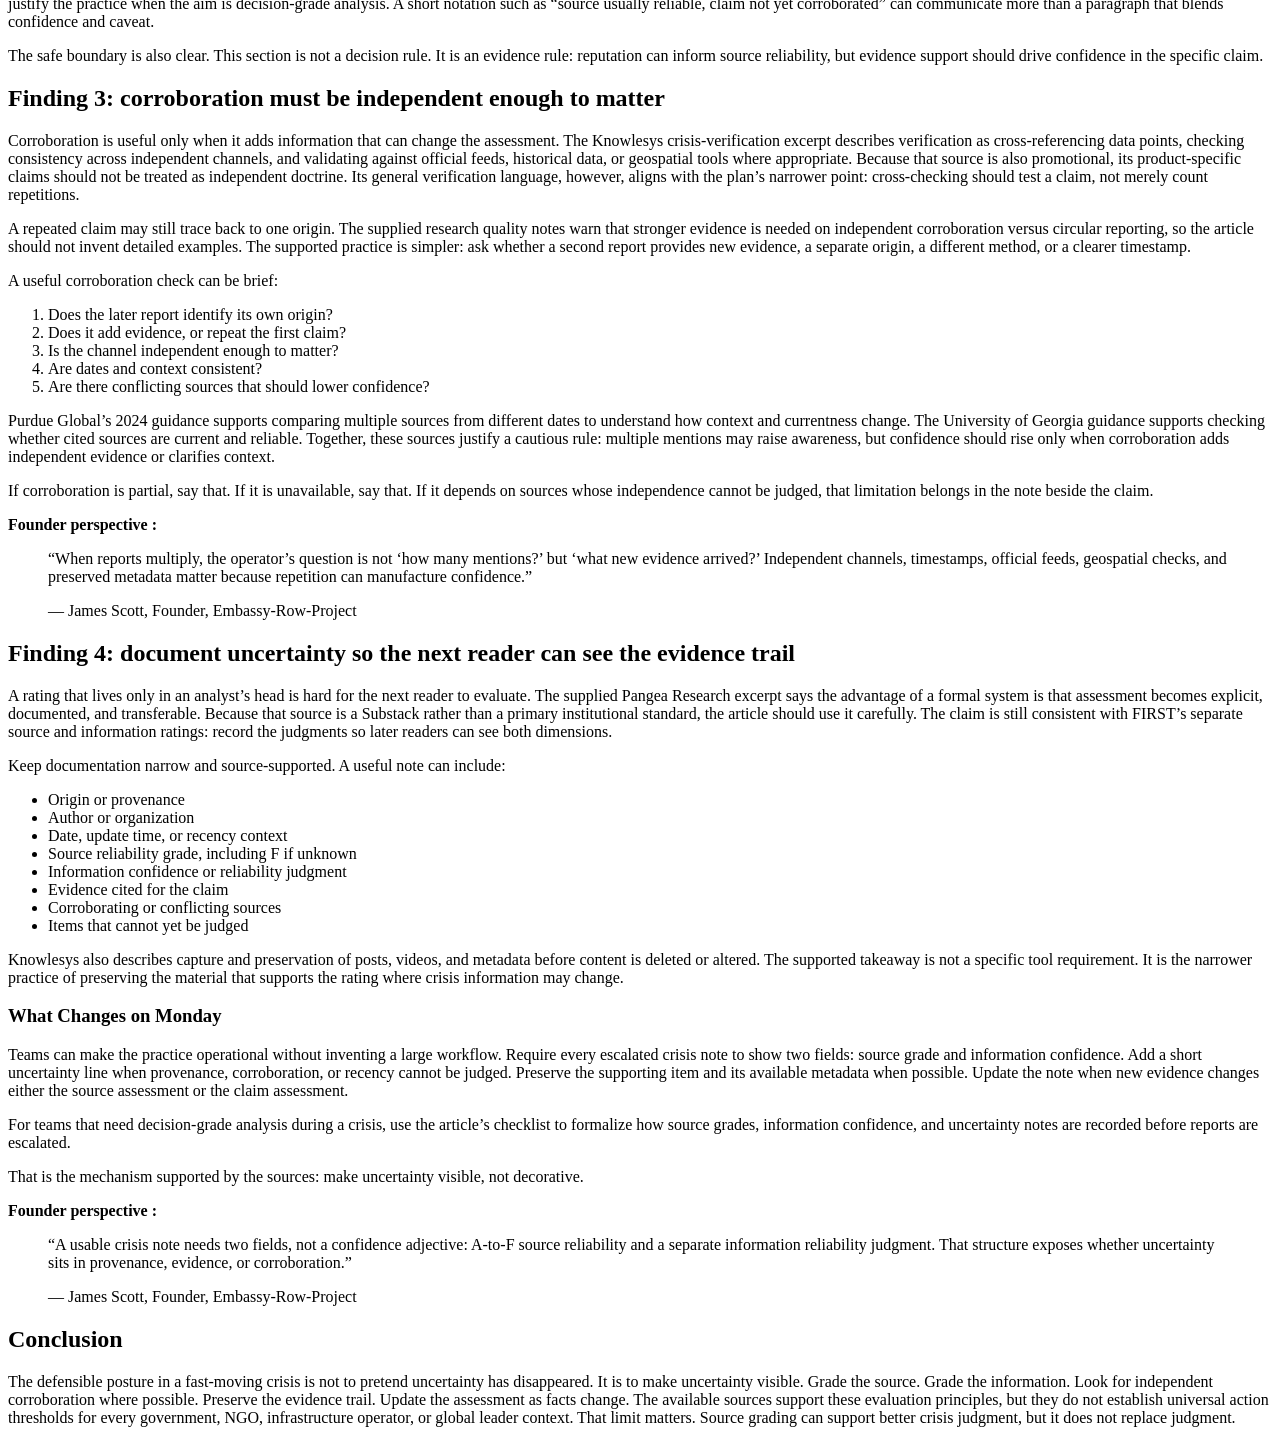
<file: blog-01/blog.html>
<!DOCTYPE html>
<html lang="en">
<head>
<meta charset="UTF-8">
<meta name="viewport" content="width=device-width, initial-scale=1.0">
<title>How to Grade Source Reliability During a Crisis</title>
<meta name="description" content="Learn a practical crisis intelligence method for grading source reliability separately from information confidence, documenting uncertainty, and checking corroboration.">
<meta name="keywords" content="How to Grade Source Reliability During a Fast-Moving Crisis, crisis intelligence, forensic crisis intelligence, decision-grade analysis, forensics">
<meta name="robots" content="index, follow">
<link rel="canonical" href="https://anticitizenone.medium.com/grade-source-reliability-during-crisis">
<meta property="og:type" content="article">
<meta property="og:title" content="How to Grade Source Reliability During a Crisis">
<meta property="og:description" content="Learn a practical crisis intelligence method for grading source reliability separately from information confidence, documenting uncertainty, and checking corroboration.">
<meta property="og:url" content="https://anticitizenone.medium.com/grade-source-reliability-during-crisis">
<meta property="og:image" content="https://anticitizenone.medium.com/featured-image.webp">
<meta name="twitter:card" content="summary_large_image">
<meta name="twitter:title" content="How to Grade Source Reliability During a Crisis">
<meta name="twitter:description" content="Learn a practical crisis intelligence method for grading source reliability separately from information confidence, documenting uncertainty, and checking corroboration.">
<meta name="twitter:image" content="https://anticitizenone.medium.com/featured-image.webp">
<script type="application/ld+json">
{"@context":"https://schema.org","@type":"BlogPosting","mainEntityOfPage":{"@type":"WebPage","@id":"https://anticitizenone.medium.com/grade-source-reliability-during-crisis"},"headline":"How to Grade Source Reliability During a Crisis","description":"Learn a practical crisis intelligence method for grading source reliability separately from information confidence, documenting uncertainty, and checking corroboration.","image":["https://anticitizenone.medium.com/featured-image.webp"],"datePublished":"2026-09-30T00:00:00Z","dateModified":"2026-09-30T00:00:00Z","author":{"@type":"Person","name":"James Scott"},"publisher":{"@type":"Organization","name":"crisis intelligence","url":"https://anticitizenone.medium.com"},"keywords":"How to Grade Source Reliability During a Fast-Moving Crisis, crisis intelligence, forensic crisis intelligence, decision-grade analysis, forensics","articleSection":"crisis intelligence","wordCount":1742}
</script>
</head>
<body>
<article>
<h1>How to Grade Source Reliability During a Fast-Moving Crisis</h1>
<p>Fast-moving crises produce reports before verification catches up. The dated finding for crisis teams is narrow but useful: 2024 source-evaluation guidance from Purdue Global and the University of Georgia stresses recency, author credibility, evidence support, transparency, and review process, while FIRST’s source-evaluation curriculum separates source reliability from information reliability. The thesis follows from that split: a source can be credible and still carry a claim that is not yet well supported. Decision-grade analysis depends on recording both judgments, not blending them into one impression.</p>
<h3>Key Findings</h3>
<ul>
<li>Source reliability and information reliability are separate judgments.</li>
<li>FIRST uses A-to-F source ratings, with F for unknowns.</li>
<li>Information needs its own evidence-based confidence judgment.</li>
<li>Repeated reports do not equal independent corroboration.</li>
<li>Uncertainty should be visible in the evidence trail.</li>
</ul>
<h2>The core finding: a credible source can still deliver uncertain information</h2>
<p>FIRST’s curriculum gives this article its anchor: source reliability and information reliability are two different factors. The source is assessed for authenticity, trustworthiness, competency, and history. The information is assessed separately, because “information provided by a source does not necessarily objectively represent the reality,” according to the supplied FIRST excerpt.</p>
<p>That distinction matters in forensic crisis intelligence because crisis reporting can be incomplete, changing, or based on material that is hard to verify quickly. The Scientific Advice Mechanism excerpt on emergency and crisis management states that crisis assessment requires critical evaluation of source reliability, data quality, and potential bias. It also says verification and validation of information sources require human judgment, including in conflict situations or when information may be manipulated.</p>
<p>The practical method is a two-axis assessment. First, ask whether the originator can be judged. Second, ask whether the specific claim is supported. A trusted source can repeat uncertain information. An unknown source can provide a claim that later proves accurate. Neither fact removes the need to grade both dimensions.</p>
<h3>How We Know</h3>
<p>The method here is drawn from supplied source excerpts, not from a new dataset. The evidence window includes FIRST’s curriculum and 2024 university source-evaluation guidance, plus crisis-verification material from Knowlesys and the Scientific Advice Mechanism excerpt. The limits are significant: the packet supports source and information evaluation principles, but not universal decision thresholds for every crisis context.</p>
<h3>Source Notes</h3>
<ul>
<li>FIRST source and information model: https://first.org/global/sigs/cti/curriculum/source-evaluation</li>
<li>Crisis assessment and human judgment: https://scientificadvice.eu/scientific-outputs/artificial-intelligence-in-emergency-and-crisis-management-rapid-evidence-review-report</li>
</ul>
<p><strong>Founder perspective  :</strong></p>
<blockquote>
<p>“The dangerous assumption in crisis intelligence is that a trusted channel makes the claim trustworthy. FIRST’s split says otherwise: grade the source, then grade the information, or reputation becomes a shortcut for evidence.”</p>
<p>— James Scott, Founder, Embassy-Row-Project</p>
</blockquote>
<h2>Finding 1: grade the source before grading the claim</h2>
<p>FIRST’s A-to-F source-reliability model is a practical starting point because it allows uncertainty instead of forcing a false rating. In the supplied excerpt, A means reliable, with no doubt about authenticity, trustworthiness, or competency and a history of complete reliability. B means usually reliable, with minor doubts and a history of mostly valid information. C means fairly reliable. D means not usually reliable. E means unreliable. F means the source cannot be judged because there is insufficient information.</p>
<p>That last category is important. A fast report from an unknown origin should not be upgraded merely because the event is urgent. If the source cannot be judged, the grade should say so.</p>
<p>A compact source screen can stay close to the evidence:</p>
<ul>
<li>Who is the author or organization?</li>
<li>Are credentials or relevant background visible?</li>
<li>Is the mission or purpose transparent?</li>
<li>Is there evidence of editorial or peer review?</li>
<li>Is the material current enough for a changing issue?</li>
<li>Has the source provided valid information before?</li>
</ul>
<p>The University of Georgia guidance asks whether an author is identifiable and credible, whether an organization describes its mission and purpose, and whether credentials can be verified. It also distinguishes reviewed library sources from open internet sources, where readers may need to determine reliability themselves. Purdue Global’s 2024 guidance adds recency and context: in quickly evolving fields, recent publications and news sources can matter, while older sources may still provide foundational or historical value.</p>
<p>For crisis work, this supports a modest conclusion. Grade the origin before leaning on the current report. Do not treat an unjudged source as bad. Treat it as unjudged.</p>
<h2>Finding 2: grade the information on evidence, not reputation alone</h2>
<p>FIRST’s model does not stop at the source. It separately ranks the specific piece of information on a 1-to-5 scale, with 6 reserved when judgment cannot be made. The supplied excerpt does not provide every label in that information scale, but it does establish the point needed here: the claim gets its own reliability judgment.</p>
<p>A reputation-only method can hide weak evidence. A credible organization may cite a preliminary report, repeat an unverified detail, or publish material before all context is available. The available sources do not support a universal action threshold for when to accept a claim. They do support asking whether the claim is substantial, sourced, current, and corroborated.</p>
<p>University of Georgia guidance asks whether content is supported by evidence, whether facts and statistics are footnoted where necessary, whether the discussion has reasonable depth, and whether cited sources are themselves reliable. Purdue Global guidance recommends looking for substantial coverage, transparency about methods and data collection, and professional presentation rather than sensationalism or overly emotional language.</p>
<h3>Strongest objection and reply</h3>
<p><strong>Objection:</strong> In a fast-moving crisis, separating source grade from information confidence may slow the assessment.</p>
<p><strong>Reply:</strong> The sources do not prove that a two-part rating speeds decisions. They support a narrower claim: separating the originator from the claim makes uncertainty explicit. That is enough to justify the practice when the aim is decision-grade analysis. A short notation such as “source usually reliable, claim not yet corroborated” can communicate more than a paragraph that blends confidence and caveat.</p>
<p>The safe boundary is also clear. This section is not a decision rule. It is an evidence rule: reputation can inform source reliability, but evidence support should drive confidence in the specific claim.</p>
<h2>Finding 3: corroboration must be independent enough to matter</h2>
<p>Corroboration is useful only when it adds information that can change the assessment. The Knowlesys crisis-verification excerpt describes verification as cross-referencing data points, checking consistency across independent channels, and validating against official feeds, historical data, or geospatial tools where appropriate. Because that source is also promotional, its product-specific claims should not be treated as independent doctrine. Its general verification language, however, aligns with the plan’s narrower point: cross-checking should test a claim, not merely count repetitions.</p>
<p>A repeated claim may still trace back to one origin. The supplied research quality notes warn that stronger evidence is needed on independent corroboration versus circular reporting, so the article should not invent detailed examples. The supported practice is simpler: ask whether a second report provides new evidence, a separate origin, a different method, or a clearer timestamp.</p>
<p>A useful corroboration check can be brief:</p>
<ol>
<li>Does the later report identify its own origin?</li>
<li>Does it add evidence, or repeat the first claim?</li>
<li>Is the channel independent enough to matter?</li>
<li>Are dates and context consistent?</li>
<li>Are there conflicting sources that should lower confidence?</li>
</ol>
<p>Purdue Global’s 2024 guidance supports comparing multiple sources from different dates to understand how context and currentness change. The University of Georgia guidance supports checking whether cited sources are current and reliable. Together, these sources justify a cautious rule: multiple mentions may raise awareness, but confidence should rise only when corroboration adds independent evidence or clarifies context.</p>
<p>If corroboration is partial, say that. If it is unavailable, say that. If it depends on sources whose independence cannot be judged, that limitation belongs in the note beside the claim.</p>
<p><strong>Founder perspective  :</strong></p>
<blockquote>
<p>“When reports multiply, the operator’s question is not ‘how many mentions?’ but ‘what new evidence arrived?’ Independent channels, timestamps, official feeds, geospatial checks, and preserved metadata matter because repetition can manufacture confidence.”</p>
<p>— James Scott, Founder, Embassy-Row-Project</p>
</blockquote>
<h2>Finding 4: document uncertainty so the next reader can see the evidence trail</h2>
<p>A rating that lives only in an analyst’s head is hard for the next reader to evaluate. The supplied Pangea Research excerpt says the advantage of a formal system is that assessment becomes explicit, documented, and transferable. Because that source is a Substack rather than a primary institutional standard, the article should use it carefully. The claim is still consistent with FIRST’s separate source and information ratings: record the judgments so later readers can see both dimensions.</p>
<p>Keep documentation narrow and source-supported. A useful note can include:</p>
<ul>
<li>Origin or provenance</li>
<li>Author or organization</li>
<li>Date, update time, or recency context</li>
<li>Source reliability grade, including F if unknown</li>
<li>Information confidence or reliability judgment</li>
<li>Evidence cited for the claim</li>
<li>Corroborating or conflicting sources</li>
<li>Items that cannot yet be judged</li>
</ul>
<p>Knowlesys also describes capture and preservation of posts, videos, and metadata before content is deleted or altered. The supported takeaway is not a specific tool requirement. It is the narrower practice of preserving the material that supports the rating where crisis information may change.</p>
<h3>What Changes on Monday</h3>
<p>Teams can make the practice operational without inventing a large workflow. Require every escalated crisis note to show two fields: source grade and information confidence. Add a short uncertainty line when provenance, corroboration, or recency cannot be judged. Preserve the supporting item and its available metadata when possible. Update the note when new evidence changes either the source assessment or the claim assessment.</p>
<p>For teams that need decision-grade analysis during a crisis, use the article’s checklist to formalize how source grades, information confidence, and uncertainty notes are recorded before reports are escalated.</p>
<p>That is the mechanism supported by the sources: make uncertainty visible, not decorative.</p>
<p><strong>Founder perspective  :</strong></p>
<blockquote>
<p>“A usable crisis note needs two fields, not a confidence adjective: A-to-F source reliability and a separate information reliability judgment. That structure exposes whether uncertainty sits in provenance, evidence, or corroboration.”</p>
<p>— James Scott, Founder, Embassy-Row-Project</p>
</blockquote>
<h2>Conclusion</h2>
<p>The defensible posture in a fast-moving crisis is not to pretend uncertainty has disappeared. It is to make uncertainty visible. Grade the source. Grade the information. Look for independent corroboration where possible. Preserve the evidence trail. Update the assessment as facts change. The available sources support these evaluation principles, but they do not establish universal action thresholds for every government, NGO, infrastructure operator, or global leader context. That limit matters. Source grading can support better crisis judgment, but it does not replace judgment.</p>
</article>
</body>
</html>
</file>
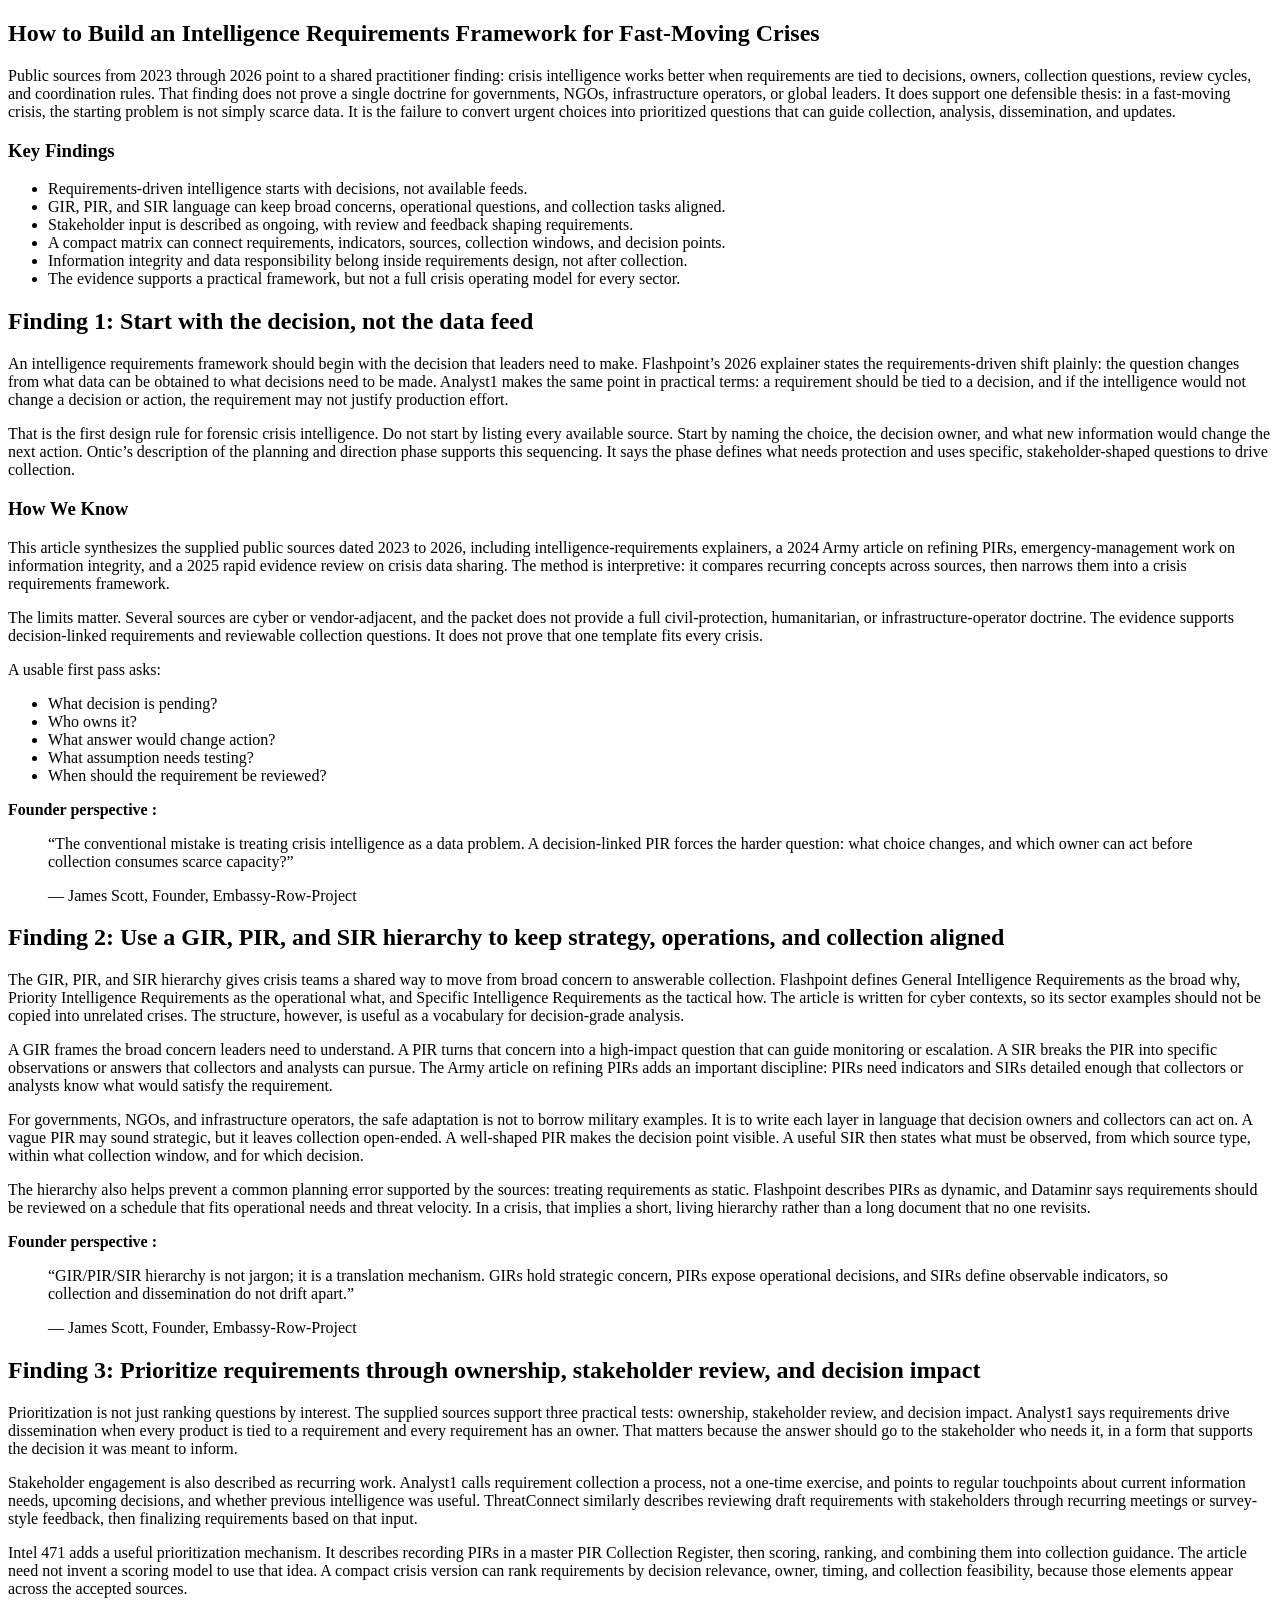
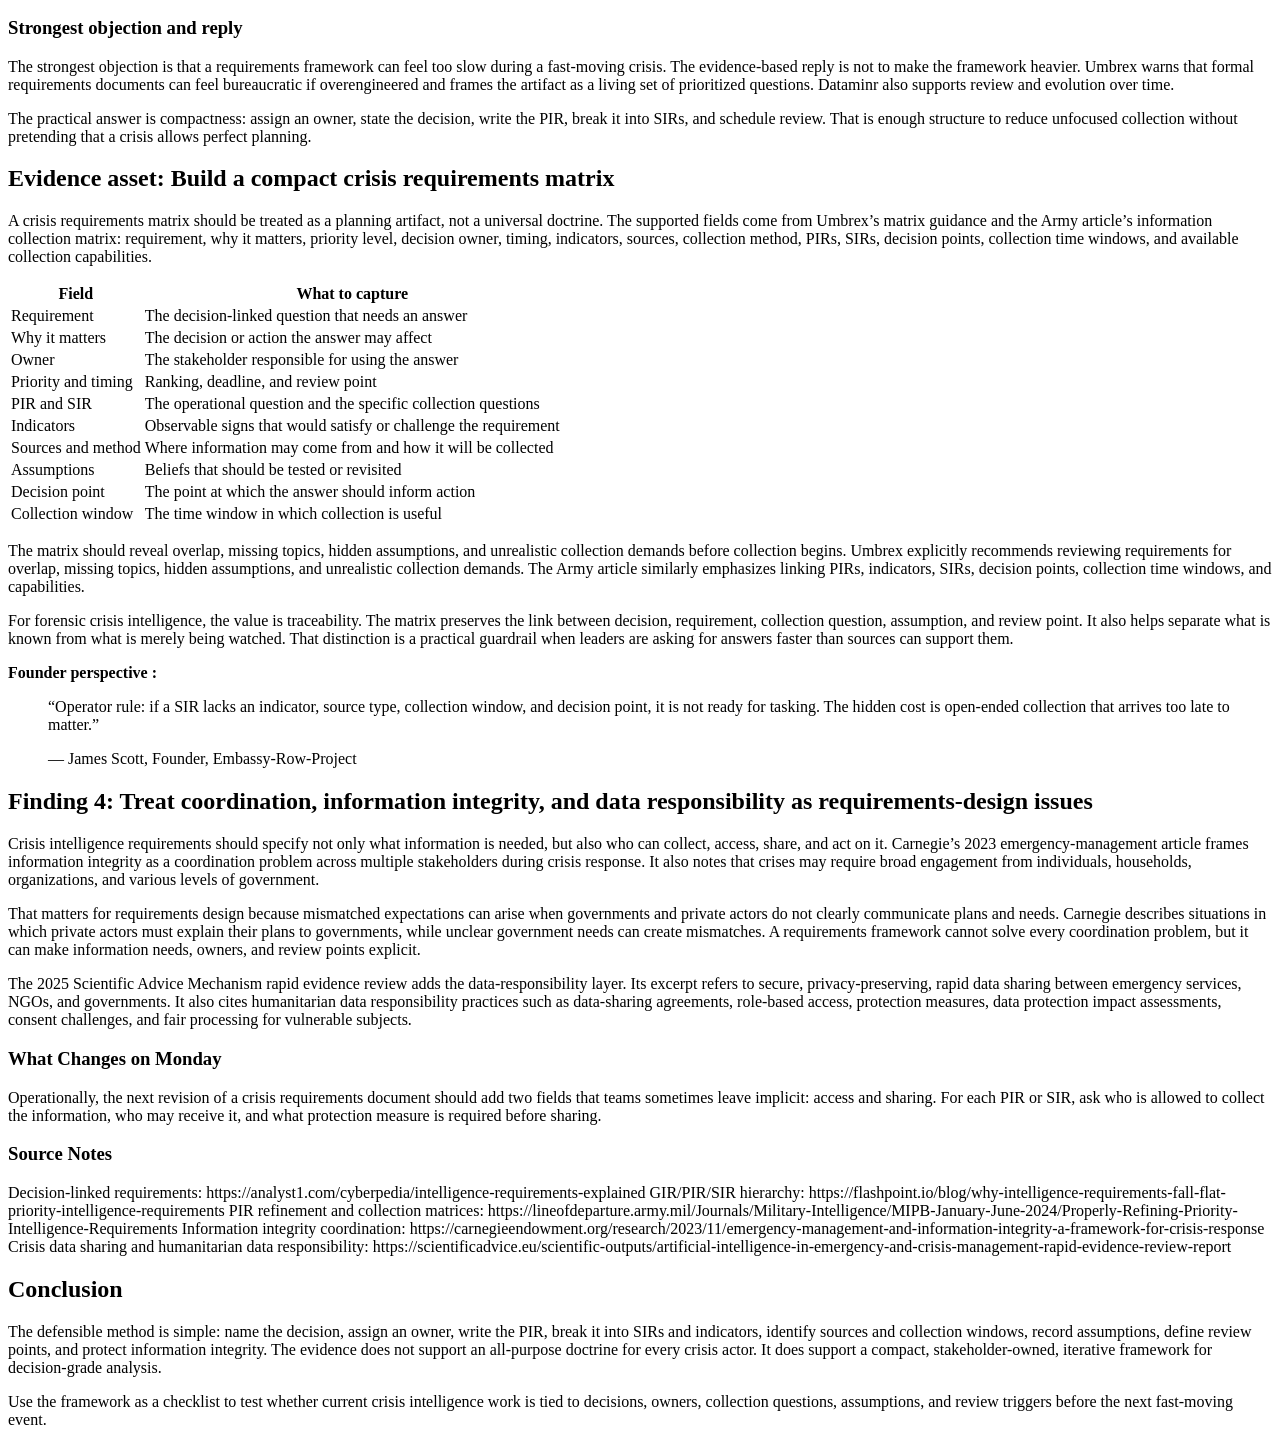
<file: blog-02/blog.html>
<!DOCTYPE html>
<html lang="en">
<head>
<meta charset="UTF-8">
<meta name="viewport" content="width=device-width, initial-scale=1.0">
<title>How to Build an Intelligence Requirements Framework for Crises</title>
<meta name="description" content="A practical framework for turning fast-moving crisis decisions into intelligence requirements, PIRs, SIRs, collection questions, owners, assumptions, and review triggers.">
<meta name="keywords" content="Crisis intelligence, forensic crisis intelligence, decision-grade analysis, governments, NGOs, infrastructure operators, global leaders, Forensics">
<meta name="robots" content="index, follow">
<link rel="canonical" href="https://dataminr.com/intelligence-requirements-framework-fast-moving-crises">
<meta property="og:type" content="article">
<meta property="og:title" content="How to Build an Intelligence Requirements Framework for Crises">
<meta property="og:description" content="A practical framework for turning fast-moving crisis decisions into intelligence requirements, PIRs, SIRs, collection questions, owners, assumptions, and review triggers.">
<meta property="og:url" content="https://dataminr.com/intelligence-requirements-framework-fast-moving-crises">
<meta property="og:image" content="https://dataminr.com/featured-image.webp">
<meta name="twitter:card" content="summary_large_image">
<meta name="twitter:title" content="How to Build an Intelligence Requirements Framework for Crises">
<meta name="twitter:description" content="A practical framework for turning fast-moving crisis decisions into intelligence requirements, PIRs, SIRs, collection questions, owners, assumptions, and review triggers.">
<meta name="twitter:image" content="https://dataminr.com/featured-image.webp">
<script type="application/ld+json">
{"@context":"https://schema.org","@type":"BlogPosting","mainEntityOfPage":{"@type":"WebPage","@id":"https://dataminr.com/intelligence-requirements-framework-fast-moving-crises"},"headline":"How to Build an Intelligence Requirements Framework for Crises","description":"A practical framework for turning fast-moving crisis decisions into intelligence requirements, PIRs, SIRs, collection questions, owners, assumptions, and review triggers.","image":["https://dataminr.com/featured-image.webp"],"datePublished":"2026-09-30T00:00:00Z","dateModified":"2026-09-30T00:00:00Z","author":{"@type":"Person","name":"James Scott"},"publisher":{"@type":"Organization","name":"Crisis intelligence","url":"https://dataminr.com"},"keywords":"Crisis intelligence, forensic crisis intelligence, decision-grade analysis, governments, NGOs, infrastructure operators, global leaders, Forensics","articleSection":"Crisis intelligence","wordCount":1775}
</script>
</head>
<body>
<article>
<h1>How to Build an Intelligence Requirements Framework for Fast-Moving Crises</h1>
<p>Public sources from 2023 through 2026 point to a shared practitioner finding: crisis intelligence works better when requirements are tied to decisions, owners, collection questions, review cycles, and coordination rules. That finding does not prove a single doctrine for governments, NGOs, infrastructure operators, or global leaders. It does support one defensible thesis: in a fast-moving crisis, the starting problem is not simply scarce data. It is the failure to convert urgent choices into prioritized questions that can guide collection, analysis, dissemination, and updates.</p>
<h3>Key Findings</h3>
<ul>
<li>Requirements-driven intelligence starts with decisions, not available feeds.</li>
<li>GIR, PIR, and SIR language can keep broad concerns, operational questions, and collection tasks aligned.</li>
<li>Stakeholder input is described as ongoing, with review and feedback shaping requirements.</li>
<li>A compact matrix can connect requirements, indicators, sources, collection windows, and decision points.</li>
<li>Information integrity and data responsibility belong inside requirements design, not after collection.</li>
<li>The evidence supports a practical framework, but not a full crisis operating model for every sector.</li>
</ul>
<h2>Finding 1: Start with the decision, not the data feed</h2>
<p>An intelligence requirements framework should begin with the decision that leaders need to make. Flashpoint’s 2026 explainer states the requirements-driven shift plainly: the question changes from what data can be obtained to what decisions need to be made. Analyst1 makes the same point in practical terms: a requirement should be tied to a decision, and if the intelligence would not change a decision or action, the requirement may not justify production effort.</p>
<p>That is the first design rule for forensic crisis intelligence. Do not start by listing every available source. Start by naming the choice, the decision owner, and what new information would change the next action. Ontic’s description of the planning and direction phase supports this sequencing. It says the phase defines what needs protection and uses specific, stakeholder-shaped questions to drive collection.</p>
<h3>How We Know</h3>
<p>This article synthesizes the supplied public sources dated 2023 to 2026, including intelligence-requirements explainers, a 2024 Army article on refining PIRs, emergency-management work on information integrity, and a 2025 rapid evidence review on crisis data sharing. The method is interpretive: it compares recurring concepts across sources, then narrows them into a crisis requirements framework.</p>
<p>The limits matter. Several sources are cyber or vendor-adjacent, and the packet does not provide a full civil-protection, humanitarian, or infrastructure-operator doctrine. The evidence supports decision-linked requirements and reviewable collection questions. It does not prove that one template fits every crisis.</p>
<p>A usable first pass asks:</p>
<ul>
<li>What decision is pending?</li>
<li>Who owns it?</li>
<li>What answer would change action?</li>
<li>What assumption needs testing?</li>
<li>When should the requirement be reviewed?</li>
</ul>
<p><strong>Founder perspective  :</strong></p>
<blockquote>
<p>“The conventional mistake is treating crisis intelligence as a data problem. A decision-linked PIR forces the harder question: what choice changes, and which owner can act before collection consumes scarce capacity?”</p>
<p>— James Scott, Founder, Embassy-Row-Project</p>
</blockquote>
<h2>Finding 2: Use a GIR, PIR, and SIR hierarchy to keep strategy, operations, and collection aligned</h2>
<p>The GIR, PIR, and SIR hierarchy gives crisis teams a shared way to move from broad concern to answerable collection. Flashpoint defines General Intelligence Requirements as the broad why, Priority Intelligence Requirements as the operational what, and Specific Intelligence Requirements as the tactical how. The article is written for cyber contexts, so its sector examples should not be copied into unrelated crises. The structure, however, is useful as a vocabulary for decision-grade analysis.</p>
<p>A GIR frames the broad concern leaders need to understand. A PIR turns that concern into a high-impact question that can guide monitoring or escalation. A SIR breaks the PIR into specific observations or answers that collectors and analysts can pursue. The Army article on refining PIRs adds an important discipline: PIRs need indicators and SIRs detailed enough that collectors or analysts know what would satisfy the requirement.</p>
<p>For governments, NGOs, and infrastructure operators, the safe adaptation is not to borrow military examples. It is to write each layer in language that decision owners and collectors can act on. A vague PIR may sound strategic, but it leaves collection open-ended. A well-shaped PIR makes the decision point visible. A useful SIR then states what must be observed, from which source type, within what collection window, and for which decision.</p>
<p>The hierarchy also helps prevent a common planning error supported by the sources: treating requirements as static. Flashpoint describes PIRs as dynamic, and Dataminr says requirements should be reviewed on a schedule that fits operational needs and threat velocity. In a crisis, that implies a short, living hierarchy rather than a long document that no one revisits.</p>
<p><strong>Founder perspective  :</strong></p>
<blockquote>
<p>“GIR/PIR/SIR hierarchy is not jargon; it is a translation mechanism. GIRs hold strategic concern, PIRs expose operational decisions, and SIRs define observable indicators, so collection and dissemination do not drift apart.”</p>
<p>— James Scott, Founder, Embassy-Row-Project</p>
</blockquote>
<h2>Finding 3: Prioritize requirements through ownership, stakeholder review, and decision impact</h2>
<p>Prioritization is not just ranking questions by interest. The supplied sources support three practical tests: ownership, stakeholder review, and decision impact. Analyst1 says requirements drive dissemination when every product is tied to a requirement and every requirement has an owner. That matters because the answer should go to the stakeholder who needs it, in a form that supports the decision it was meant to inform.</p>
<p>Stakeholder engagement is also described as recurring work. Analyst1 calls requirement collection a process, not a one-time exercise, and points to regular touchpoints about current information needs, upcoming decisions, and whether previous intelligence was useful. ThreatConnect similarly describes reviewing draft requirements with stakeholders through recurring meetings or survey-style feedback, then finalizing requirements based on that input.</p>
<p>Intel 471 adds a useful prioritization mechanism. It describes recording PIRs in a master PIR Collection Register, then scoring, ranking, and combining them into collection guidance. The article need not invent a scoring model to use that idea. A compact crisis version can rank requirements by decision relevance, owner, timing, and collection feasibility, because those elements appear across the accepted sources.</p>
<h3>Strongest objection and reply</h3>
<p>The strongest objection is that a requirements framework can feel too slow during a fast-moving crisis. The evidence-based reply is not to make the framework heavier. Umbrex warns that formal requirements documents can feel bureaucratic if overengineered and frames the artifact as a living set of prioritized questions. Dataminr also supports review and evolution over time.</p>
<p>The practical answer is compactness: assign an owner, state the decision, write the PIR, break it into SIRs, and schedule review. That is enough structure to reduce unfocused collection without pretending that a crisis allows perfect planning.</p>
<h2>Evidence asset: Build a compact crisis requirements matrix</h2>
<p>A crisis requirements matrix should be treated as a planning artifact, not a universal doctrine. The supported fields come from Umbrex’s matrix guidance and the Army article’s information collection matrix: requirement, why it matters, priority level, decision owner, timing, indicators, sources, collection method, PIRs, SIRs, decision points, collection time windows, and available collection capabilities.</p>
<table>
<thead>
<tr>
<th>Field</th>
<th>What to capture</th>
</tr>
</thead>
<tbody>
<tr>
<td>Requirement</td>
<td>The decision-linked question that needs an answer</td>
</tr>
<tr>
<td>Why it matters</td>
<td>The decision or action the answer may affect</td>
</tr>
<tr>
<td>Owner</td>
<td>The stakeholder responsible for using the answer</td>
</tr>
<tr>
<td>Priority and timing</td>
<td>Ranking, deadline, and review point</td>
</tr>
<tr>
<td>PIR and SIR</td>
<td>The operational question and the specific collection questions</td>
</tr>
<tr>
<td>Indicators</td>
<td>Observable signs that would satisfy or challenge the requirement</td>
</tr>
<tr>
<td>Sources and method</td>
<td>Where information may come from and how it will be collected</td>
</tr>
<tr>
<td>Assumptions</td>
<td>Beliefs that should be tested or revisited</td>
</tr>
<tr>
<td>Decision point</td>
<td>The point at which the answer should inform action</td>
</tr>
<tr>
<td>Collection window</td>
<td>The time window in which collection is useful</td>
</tr>
</tbody>
</table>
<p>The matrix should reveal overlap, missing topics, hidden assumptions, and unrealistic collection demands before collection begins. Umbrex explicitly recommends reviewing requirements for overlap, missing topics, hidden assumptions, and unrealistic collection demands. The Army article similarly emphasizes linking PIRs, indicators, SIRs, decision points, collection time windows, and capabilities.</p>
<p>For forensic crisis intelligence, the value is traceability. The matrix preserves the link between decision, requirement, collection question, assumption, and review point. It also helps separate what is known from what is merely being watched. That distinction is a practical guardrail when leaders are asking for answers faster than sources can support them.</p>
<p><strong>Founder perspective  :</strong></p>
<blockquote>
<p>“Operator rule: if a SIR lacks an indicator, source type, collection window, and decision point, it is not ready for tasking. The hidden cost is open-ended collection that arrives too late to matter.”</p>
<p>— James Scott, Founder, Embassy-Row-Project</p>
</blockquote>
<h2>Finding 4: Treat coordination, information integrity, and data responsibility as requirements-design issues</h2>
<p>Crisis intelligence requirements should specify not only what information is needed, but also who can collect, access, share, and act on it. Carnegie’s 2023 emergency-management article frames information integrity as a coordination problem across multiple stakeholders during crisis response. It also notes that crises may require broad engagement from individuals, households, organizations, and various levels of government.</p>
<p>That matters for requirements design because mismatched expectations can arise when governments and private actors do not clearly communicate plans and needs. Carnegie describes situations in which private actors must explain their plans to governments, while unclear government needs can create mismatches. A requirements framework cannot solve every coordination problem, but it can make information needs, owners, and review points explicit.</p>
<p>The 2025 Scientific Advice Mechanism rapid evidence review adds the data-responsibility layer. Its excerpt refers to secure, privacy-preserving, rapid data sharing between emergency services, NGOs, and governments. It also cites humanitarian data responsibility practices such as data-sharing agreements, role-based access, protection measures, data protection impact assessments, consent challenges, and fair processing for vulnerable subjects.</p>
<h3>What Changes on Monday</h3>
<p>Operationally, the next revision of a crisis requirements document should add two fields that teams sometimes leave implicit: access and sharing. For each PIR or SIR, ask who is allowed to collect the information, who may receive it, and what protection measure is required before sharing.</p>
<h3>Source Notes</h3>
<p>Decision-linked requirements: https://analyst1.com/cyberpedia/intelligence-requirements-explained
GIR/PIR/SIR hierarchy: https://flashpoint.io/blog/why-intelligence-requirements-fall-flat-priority-intelligence-requirements
PIR refinement and collection matrices: https://lineofdeparture.army.mil/Journals/Military-Intelligence/MIPB-January-June-2024/Properly-Refining-Priority-Intelligence-Requirements
Information integrity coordination: https://carnegieendowment.org/research/2023/11/emergency-management-and-information-integrity-a-framework-for-crisis-response
Crisis data sharing and humanitarian data responsibility: https://scientificadvice.eu/scientific-outputs/artificial-intelligence-in-emergency-and-crisis-management-rapid-evidence-review-report</p>
<h2>Conclusion</h2>
<p>The defensible method is simple: name the decision, assign an owner, write the PIR, break it into SIRs and indicators, identify sources and collection windows, record assumptions, define review points, and protect information integrity. The evidence does not support an all-purpose doctrine for every crisis actor. It does support a compact, stakeholder-owned, iterative framework for decision-grade analysis.</p>
<p>Use the framework as a checklist to test whether current crisis intelligence work is tied to decisions, owners, collection questions, assumptions, and review triggers before the next fast-moving event.</p>
</article>
</body>
</html>
</file>
<file: assets/styles.css>
:root {
  color-scheme: light;
  --ink: #1c2420;
  --muted: #5d6762;
  --line: #dce2dd;
  --surface: #ffffff;
  --soft: #f5f3ee;
  --accent: #1d7669;
  --accent-dark: #14584d;
  --gold: #a86922;
  --shadow: 0 18px 60px rgba(28, 36, 32, 0.12);
  font-family:
    Inter, ui-sans-serif, system-ui, -apple-system, BlinkMacSystemFont, "Segoe UI", sans-serif;
}

* {
  box-sizing: border-box;
}

body {
  margin: 0;
  background: #fbfaf7;
  color: var(--ink);
  line-height: 1.65;
  -webkit-font-smoothing: antialiased;
  text-rendering: optimizeLegibility;
}

a {
  color: var(--accent-dark);
  text-decoration-thickness: 1px;
  text-underline-offset: 4px;
}

img {
  display: block;
  max-width: 100%;
}

.topbar {
  position: sticky;
  top: 0;
  z-index: 20;
  border-bottom: 1px solid rgba(220, 226, 221, 0.9);
  background: rgba(251, 250, 247, 0.92);
  backdrop-filter: blur(18px);
}

.nav,
.shell {
  width: min(1120px, calc(100% - 40px));
  margin: 0 auto;
}

.nav {
  display: flex;
  align-items: center;
  justify-content: space-between;
  gap: 16px;
  padding: 12px 0;
}

.brand {
  display: flex;
  align-items: center;
  gap: 10px;
  min-width: 0;
  color: var(--ink);
  font-weight: 800;
  text-decoration: none;
}

.brand-mark {
  display: grid;
  flex: 0 0 34px;
  width: 34px;
  height: 34px;
  place-items: center;
  border-radius: 8px;
  background: var(--ink);
  color: #fff;
  font-size: 0.86rem;
}

.button {
  display: inline-flex;
  align-items: center;
  justify-content: center;
  min-height: 38px;
  padding: 0 14px;
  border: 1px solid var(--line);
  border-radius: 8px;
  background: var(--surface);
  color: var(--ink);
  font-size: 0.9rem;
  font-weight: 750;
  text-decoration: none;
}

.button.primary {
  border-color: var(--accent);
  background: var(--accent);
  color: #fff;
}

.hero {
  padding: clamp(30px, 5vw, 64px) 0 30px;
  text-align: center;
}

.hero.compact {
  padding-bottom: clamp(18px, 3vw, 34px);
}

.eyebrow {
  margin: 0 0 12px;
  color: var(--gold);
  font-size: 0.78rem;
  font-weight: 850;
  letter-spacing: 0.12em;
  text-transform: uppercase;
}

h1,
h2,
h3 {
  line-height: 1.1;
  letter-spacing: 0;
}

.hero h1,
.article-head h1 {
  max-width: 980px;
  margin: 0 auto;
  font-size: clamp(2.25rem, 4.2vw, 4.2rem);
  text-wrap: balance;
}

.dek,
.article-head p {
  max-width: 790px;
  margin: 18px auto 0;
  color: var(--muted);
  font-size: clamp(1.02rem, 1.45vw, 1.18rem);
  text-wrap: balance;
}

.card-grid {
  display: grid;
  grid-template-columns: repeat(2, minmax(0, 1fr));
  gap: 18px;
  padding: 12px 0 72px;
}

.short-card {
  display: grid;
  min-width: 0;
  gap: 12px;
  padding: 14px;
  border: 1px solid var(--line);
  border-radius: 8px;
  background: var(--surface);
  box-shadow: 0 12px 34px rgba(28, 36, 32, 0.06);
  color: inherit;
  text-decoration: none;
}

.short-card:hover {
  border-color: rgba(29, 118, 105, 0.55);
  box-shadow: 0 18px 48px rgba(29, 118, 105, 0.13);
}

.short-card img {
  width: 100%;
  height: auto;
  aspect-ratio: 3 / 2;
  object-fit: contain;
  border-radius: 6px;
  background: var(--soft);
}

.card-kicker,
.card-meta,
.pill {
  color: var(--muted);
  font-size: 0.8rem;
  font-weight: 780;
}

.card-kicker {
  color: var(--gold);
  text-transform: uppercase;
  letter-spacing: 0.08em;
}

.short-card h2 {
  margin: 0;
  font-size: clamp(1.25rem, 2vw, 1.65rem);
  text-wrap: balance;
}

.short-card p {
  margin: 0;
  color: var(--muted);
  font-size: 0.98rem;
}

.page-actions {
  display: flex;
  flex-wrap: wrap;
  justify-content: center;
  gap: 10px;
  margin-top: 22px;
}

.article-head {
  padding: clamp(30px, 5vw, 60px) 0 24px;
  text-align: center;
}

.meta-row {
  display: flex;
  flex-wrap: wrap;
  justify-content: center;
  gap: 10px;
  margin-top: 20px;
}

.pill {
  display: inline-flex;
  align-items: center;
  min-width: 0;
  max-width: 100%;
  border: 1px solid var(--line);
  border-radius: 999px;
  padding: 6px 10px;
  background: var(--soft);
  overflow-wrap: anywhere;
}

.hero-media {
  width: min(980px, 100%);
  margin: 0 auto clamp(38px, 6vw, 60px);
  overflow: hidden;
  border: 1px solid rgba(220, 226, 221, 0.95);
  border-radius: 8px;
  background: var(--surface);
  box-shadow: var(--shadow);
}

.hero-media img {
  width: 100%;
  height: auto;
  object-fit: contain;
  background: #eef1ed;
}

.hero-caption {
  padding: 12px 14px 14px;
  color: var(--muted);
  font-size: 0.82rem;
  line-height: 1.45;
}

.layout {
  display: grid;
  grid-template-columns: minmax(0, 1fr);
  justify-items: center;
  gap: clamp(42px, 7vw, 72px);
  padding-bottom: 72px;
}

.article-wrap {
  width: min(780px, 100%);
  min-width: 0;
}

.article {
  min-width: 0;
  overflow-wrap: anywhere;
}

.article h1 {
  display: none;
}

.article p {
  margin: 0 0 18px;
}

.article h2 {
  margin: 46px 0 16px;
  font-size: clamp(1.55rem, 2.3vw, 2.2rem);
}

.article h3 {
  margin: 32px 0 12px;
  font-size: 1.35rem;
}

.article p,
.article li {
  color: #26312b;
  font-size: clamp(1rem, 1vw, 1.06rem);
}

.article ul,
.article ol {
  padding-left: 1.25rem;
}

.article li + li {
  margin-top: 6px;
}

.article table {
  display: block;
  width: 100%;
  overflow-x: auto;
  margin: 28px 0;
  border-collapse: collapse;
  border: 1px solid var(--line);
  border-radius: 8px;
  background: var(--surface);
}

.article th,
.article td {
  min-width: 180px;
  padding: 13px 14px;
  border-bottom: 1px solid var(--line);
  text-align: left;
  vertical-align: top;
}

.article th {
  background: #eef4ef;
  color: var(--ink);
  font-size: 0.88rem;
  text-transform: uppercase;
}

.support {
  width: 100%;
  display: grid;
  grid-template-columns: minmax(220px, 0.75fr) minmax(260px, 0.85fr) minmax(360px, 1.4fr);
  gap: 16px;
}

.panel {
  min-width: 0;
  border: 1px solid var(--line);
  border-radius: 8px;
  background: var(--surface);
  box-shadow: 0 14px 40px rgba(28, 36, 32, 0.06);
}

.panel-inner {
  padding: 18px;
}

.panel h2 {
  margin: 0 0 12px;
  font-size: 1.03rem;
}

.keyword-list,
.resource-list,
.source-list {
  display: grid;
  gap: 8px;
  margin: 0;
  padding: 0;
  list-style: none;
}

.keyword-list,
.source-list {
  grid-template-columns: repeat(2, minmax(0, 1fr));
}

.keyword-list li {
  min-width: 0;
  border-radius: 6px;
  background: var(--soft);
  padding: 7px 9px;
  color: #47524b;
  font-size: 0.78rem;
  font-weight: 750;
  overflow-wrap: anywhere;
}

.resource-item,
.source-item {
  border-top: 1px solid var(--line);
  padding-top: 10px;
}

.resource-item:first-child,
.source-item:first-child {
  border-top: 0;
  padding-top: 0;
}

.resource-item a,
.source-item a {
  font-weight: 750;
  overflow-wrap: anywhere;
}

.source-domain,
.resource-note {
  display: block;
  margin-top: 2px;
  color: var(--muted);
  font-size: 0.8rem;
}

audio {
  width: 100%;
  margin-top: 8px;
}

.loading,
.error {
  width: min(780px, 100%);
  border: 1px solid var(--line);
  border-radius: 8px;
  padding: 18px;
  background: var(--surface);
  color: var(--muted);
}

@media (max-width: 900px) {
  .card-grid,
  .support,
  .source-list {
    grid-template-columns: 1fr;
  }
}

@media (max-width: 620px) {
  .topbar {
    position: static;
  }

  .nav,
  .shell {
    width: min(100% - 24px, 1120px);
  }

  .nav {
    gap: 12px;
    padding: 10px 0;
  }

  .brand-mark {
    width: 30px;
    height: 30px;
    flex-basis: 30px;
    font-size: 0.78rem;
  }

  .hero h1,
  .article-head h1 {
    font-size: clamp(2rem, 10.5vw, 2.85rem);
  }

  .button {
    min-height: 36px;
    padding: 0 10px;
    font-size: 0.84rem;
  }

  .page-actions {
    align-items: stretch;
    flex-direction: column;
  }

  .article-head p,
  .dek {
    font-size: 1rem;
  }

  .pill {
    border-radius: 8px;
    font-size: 0.78rem;
    padding: 7px 9px;
  }

  .hero-caption {
    font-size: 0.76rem;
  }

  .article h2 {
    margin-top: 36px;
    font-size: 1.48rem;
  }

  .article p,
  .article li {
    font-size: 0.96rem;
  }

  .article th,
  .article td {
    min-width: 160px;
    padding: 11px 12px;
  }

  .keyword-list {
    grid-template-columns: 1fr;
  }

  .panel-inner {
    padding: 14px;
  }
}
</file>
